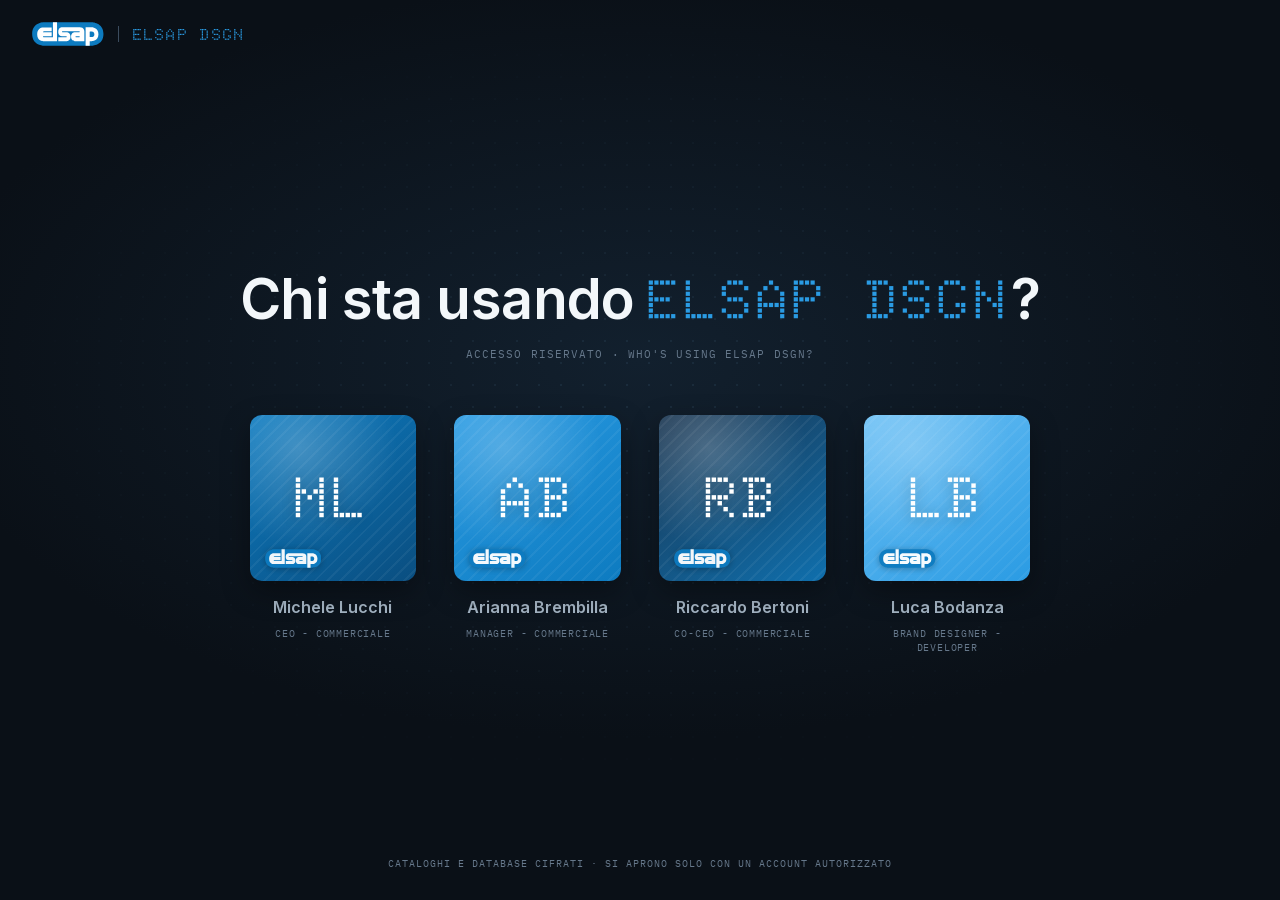
<file: index.html>
<!doctype html>
<html lang="it">
<head>
<meta charset="utf-8">
<meta name="robots" content="noindex, nofollow">
<meta name="viewport" content="width=device-width, initial-scale=1, viewport-fit=cover">
<title>ELSAP DSGN — ELSAP</title>
<link rel="icon" href="web/img/icona_192.png">
<link rel="manifest" href="manifest.webmanifest">
<link rel="apple-touch-icon" href="web/img/icona_512.png">
<meta name="theme-color" content="#0A1017">
<meta name="apple-mobile-web-app-capable" content="yes">
<meta name="mobile-web-app-capable" content="yes">
<meta name="apple-mobile-web-app-status-bar-style" content="black-translucent">
<meta name="apple-mobile-web-app-title" content="ELSAP DSGN">
<link rel="stylesheet" href="web/app.css">
<link rel="stylesheet" href="web/accesso.css">
<link rel="stylesheet" href="web/dashboard.css">
<link rel="stylesheet" href="web/listino.css">
<link rel="stylesheet" href="web/anagrafica.css">
<link rel="stylesheet" href="web/offerte.css">
<link rel="stylesheet" href="web/ordini.css">
</head>
<body>
<script>window.ELSAP_WEB = { versione: "1.1.1", dati: "2026.11.9", riservata: true };</script>
<canvas id="scena"></canvas>
<div id="grana"></div>

<!-- INTRO -->
<section id="intro" class="vista attiva">
  <div class="intro-in">
    <div class="intro-tit" id="introTit" aria-label="ELSAP DSGN"></div>
    <div class="intro-sub">ELSAP · technical catalogue studio</div>
  </div>
  <button class="salta" id="salta">Entra →</button>
</section>

<!-- BARRA -->
<header id="barra">
  <button class="marchio" id="vaiHome" title="Moduli">
    <span class="logo" data-svg="logo"></span><span class="sep"></span><span class="app">ELSAP DSGN</span>
  </button>
  <nav class="briciole" id="briciole"></nav>
  <div class="dx">
    <button class="navb tv-nav" data-trova><svg viewBox="0 0 24 24" fill="none" stroke="currentColor" stroke-width="2" stroke-linecap="round"><circle cx="10.5" cy="10.5" r="6.5"/><path d="m20 20-4.8-4.8"/></svg>Trova <span class="tv-k"></span></button><button class="navb" data-mappa>Mappa</button><button class="navb nw-nav" data-news>News<b class="nw-n" hidden></b></button><button class="navb" id="nCerca">Cerca codice</button><button class="navb" id="nAI">Interrogatore</button>
    <button class="chip" id="grafica" title="Qualità grafica: automatica, leggera o piena"></button>
    <span class="chip" id="statoDb">database</span>
    <span class="chip mono" id="orologio"></span>
  </div>
</header>

<!-- DASHBOARD: i 3 Box -->
<section id="dashboard" class="vista"></section>

<!-- MODULO IN PREPARAZIONE (Box 2 e 3) -->
<section id="modulo" class="vista"></section>

<!-- LISTINO (Box 3) -->
<section id="listino" class="vista"></section>

<!-- ANAGRAFICA (Box 2) -->
<section id="anagrafica" class="vista"></section>

<!-- OFFERTE (Box 2): elenco e editor -->
<section id="offerte" class="vista"></section>
<section id="offerta" class="vista"></section>

<!-- CONFERME D'ORDINE (Box 2): elenco e scheda -->
<section id="ordini" class="vista"></section>
<section id="ordine" class="vista"></section>

<!-- HOME / LIBRERIA -->
<section id="home" class="vista">
  <div class="home-testo">
    <span class="pill cool">Design studio</span>
    <h1>ELSAP <span class="acc">DSGN</span></h1>
    <p class="en">Cataloghi tecnici ELSAP<br><span class="muted">ELSAP technical catalogues</span></p>
    <div class="numeri" id="numeri"></div>
    <button class="tv-barra" data-trova><svg viewBox="0 0 24 24" fill="none" stroke="currentColor" stroke-width="2" stroke-linecap="round"><circle cx="10.5" cy="10.5" r="6.5"/><path d="m20 20-4.8-4.8"/></svg><span>Cosa stai cercando? Catalogo, sezione, codice…</span><kbd class="tv-k"></kbd></button>
    <p class="tv-aiuto">Non sai dove si trova? Scrivi qualsiasi cosa: ti indico comparto, catalogo e pagina.</p>
    <div class="home-az"><button class="btn ghost" data-mappa>Mappa dei cataloghi</button><button class="btn ghost nw-home" data-news>News<b class="nw-n" hidden></b></button><button class="btn ghost" id="hCerca">Cerca codice</button><button class="btn ghost" id="hAI">Interrogatore</button></div>
  </div>
  <div class="comparti-wrap">
    <div class="scaffale-testa"><span class="lab">I comparti · Product areas</span><span class="lab muted" id="compartiInfo"></span></div>
    <div class="comparti" id="comparti"></div>
  </div>
</section>

<!-- LIBRERIA DI UN COMPARTO -->
<section id="libreria" class="vista">
  <div class="lb-testa" id="lbTesta"></div>
  <div class="scaffale-wrap">
    <div class="scaffale-testa"><span class="lab">La libreria · The library</span><span class="lab muted" id="scaffaleInfo"></span>
      <div class="frecce"><button id="scSx" aria-label="indietro">←</button><button id="scDx" aria-label="avanti">→</button></div></div>
    <div class="scaffale" id="scaffale"></div>
  </div>
</section>

<!-- MAPPA -->
<section id="mappa" class="vista">
  <div class="mp-testa">
    <div><span class="pill cool">Mappa</span><h2>Dove si trova cosa</h2><p class="muted">Tutti i comparti, i cataloghi e le loro sezioni. Tocca un catalogo per aprirlo, il numero accanto per vederne le sezioni.</p></div>
    <input id="mpFiltro" placeholder="Filtra la mappa · es. M12, Ethernet, valvole…" autocomplete="off">
  </div>
  <div class="mp-colonne" id="mpColonne"></div>
</section>

<!-- NEWS DAI PRODUTTORI -->
<section id="news" class="vista">
  <div class="nw-testa">
    <div><span class="pill cool">News</span><h2>Novità dai produttori</h2><p class="muted" id="nwInfo"></p></div>
    <div class="nw-filtri" id="nwFiltri"></div>
  </div>
  <div class="nw-corpo" id="nwCorpo"></div>
</section>

<!-- SCHEDA CATALOGO -->
<section id="catalogo" class="vista">
  <div class="cat-sx"><div class="libro3d grande" id="libroGrande"></div></div>
  <div class="cat-dx" id="catInfo"></div>
</section>

<!-- SFOGLIA -->
<section id="sfoglia" class="vista">
  <div class="sf-barra">
    <button class="btn ghost" id="sfIndietro">← Indietro</button>
    <div class="sf-tit" id="sfTit"></div>
    <div class="sf-ctrl">
      <select id="sfIndice" title="Vai alla sezione"></select>
      <input id="sfCerca" placeholder="Codice articolo o pagina…" autocomplete="off">
      <span class="mono" id="sfPag">—</span>
      <a class="btn ghost" id="sfPdf" target="_blank">PDF ↗</a>
    </div>
  </div>
  <div class="sf-palco" id="sfPalco">
    <button class="sf-freccia sx" id="sfPrev" aria-label="pagina precedente">‹</button>
    <div class="libro" id="libro"></div>
    <button class="sf-freccia dx" id="sfNext" aria-label="pagina successiva">›</button>
    <div class="sf-carica" id="sfCarica"><div class="spinner"></div><span>Apro il catalogo…</span></div>
  </div>
  <div class="sf-piede"><input type="range" id="sfScorri" min="0" max="1" value="0"><span class="lab" id="sfScorriLab"></span></div>
</section>

<!-- SOTTO-CATALOGHI -->
<section id="sotto" class="vista">
  <div class="so-testa">
    <div><span class="pill cool">Sotto-cataloghi</span><h2 id="soTit"></h2><p class="muted" id="soSub"></p></div>
    <div class="so-filtri">
      <div class="seg" id="soGas"></div>
      <input id="soCerca" placeholder="Cerca…" autocomplete="off">
      <select id="soOrd"><option value="ord">Ordine del catalogo</option><option value="nome">Nome</option><option value="pag">Pagine ↓</option></select>
    </div>
  </div>
  <div class="griglia" id="soGriglia"></div>
</section>

<!-- CERCA CODICE -->
<section id="cerca" class="vista">
  <div class="cc-testa">
    <div><span class="pill cool">Cerca codice</span><h2>Trova il codice giusto</h2></div>
    <div class="cc-campo"><input id="ccTesto" placeholder="Codice, sigla o parole · es. SAL-12, 934888100, M12 femmina 90°" autocomplete="off" spellcheck="false"><div id="ccConta"></div></div>
  </div>
  <div class="cc-corpo"><aside id="ccFiltri"></aside><div id="ccLista"></div></div>
  <div id="ccScelti"></div>
</section>

<!-- INTERROGATORE -->
<section id="ai" class="vista">
  <div class="ai-in">
    <span class="pill cool">Interrogatore</span>
    <h2>Descrivi cosa ti serve</h2>
    <p class="muted">Scrivi con parole tue, anche senza conoscere codici e sigle: l'app interpreta la richiesta, la incrocia con tutti i cataloghi e ti fa le domande che servono per arrivare al prodotto. Funziona senza rete.</p>
    <div class="ai-campo"><textarea id="aiTesto" rows="2" placeholder="es. connettore M12 a cablare, 5 poli, femmina a 90°, schermato" spellcheck="false"></textarea><button class="btn" id="aiVai">Cerca →</button></div>
    <div id="aiEsempi"><span class="lab">Prova con</span>
      <button>connettore M12 a cablare 5 poli femmina a 90 gradi</button>
      <button>cavo per sensore M8 3 poli, 5 metri</button>
      <button>presa da pannello per rete ethernet, impermeabile</button>
      <button>connettore per elettrovalvola con cavo</button>
      <button>alimentazione 7/8 maschio diritto</button></div>
    <div id="aiEsito"></div>
  </div>
</section>

<!-- TROVA (stile Spotlight) -->
<div id="trova" hidden><div class="tv-velo"></div>
  <div class="tv-pan" role="dialog" aria-label="Trova">
    <div class="tv-campo"><svg viewBox="0 0 24 24" fill="none" stroke="currentColor" stroke-width="2" stroke-linecap="round"><circle cx="10.5" cy="10.5" r="6.5"/><path d="m20 20-4.8-4.8"/></svg><input id="tvTesto" placeholder="Cerca un catalogo, una sezione, un codice… o descrivi cosa ti serve" autocomplete="off" spellcheck="false"><kbd>esc</kbd></div>
    <div class="tv-ris" id="tvRis" role="listbox"></div>
    <div class="tv-piede"><span><kbd>↑</kbd><kbd>↓</kbd> scegli</span><span><kbd>↵</kbd> apri</span><span><kbd id="tvTasto"></kbd> da ogni pagina</span></div>
  </div>
</div>
<div id="velo"></div>
<div id="toast"></div>
<script type="module" src="web/accesso.js"></script>
</body>
</html>
</file>
<file: web/app.css>
/* ELSAP DSGN — interfaccia (linguaggio della brochure ELSAP 05/2026) */
@font-face { font-family: "Inter"; src: url("font/Inter-Regular.ttf"); font-weight: 400; font-display: swap; }
@font-face { font-family: "Inter"; src: url("font/Inter-SemiBold.ttf"); font-weight: 500 700; font-display: swap; }
@font-face { font-family: "Plex Mono"; src: url("font/IBMPlexMono-Regular.woff2"); font-weight: 400; }
@font-face { font-family: "Plex Mono"; src: url("font/IBMPlexMono-Medium.woff2"); font-weight: 500; }
@font-face { font-family: "Doto"; src: url("font/Doto-Bold.ttf"); font-weight: 100 900; }

:root {
  --bg: #0A1017; --bg1: #101822; --bg2: #17222E; --bg3: #1F2C3A; --line: #2A3948; --line2: #3B4C5E;
  --ink: #F3F7FA; --ink2: #A3B3C2; --muted: #66788B; --accent: #2A9BE3; --accent2: #6CC0F5; --cool: #8FD3FF; --ok: #57C38A;
  --r: 14px; --ease: cubic-bezier(.2, .8, .2, 1); --ease2: cubic-bezier(.65, 0, .35, 1);
}
* { box-sizing: border-box; }
html, body { margin: 0; height: 100%; background: var(--bg); color: var(--ink); overflow: hidden;
  font-family: "Inter", system-ui, sans-serif; font-size: 15px; -webkit-font-smoothing: antialiased; }
button, input, select { font: inherit; color: inherit; }
button { cursor: pointer; }
.mono { font-family: "Plex Mono", monospace; }
.muted { color: var(--muted); } .acc { color: var(--accent); } .en { color: var(--ink2); }
.lab { font-family: "Plex Mono", monospace; font-size: 11px; letter-spacing: .1em; text-transform: uppercase; color: var(--ink2); }
.pill { display: inline-flex; align-items: center; gap: 7px; font-family: "Plex Mono", monospace; font-size: 11px; letter-spacing: .1em;
  text-transform: uppercase; border: 1px solid var(--line2); border-radius: 7px; padding: 3px 10px; color: var(--ink2); white-space: nowrap; }
.pill::before { content: "•"; }
.pill.cool { color: var(--cool); border-color: var(--cool); }
.pill.acc { color: var(--accent); border-color: var(--accent); }
.pill.gas { color: var(--ink); }
.chip { font-size: 12px; color: var(--ink2); border: 1px solid var(--line); border-radius: 99px; padding: 4px 11px; display: inline-flex; gap: 6px; align-items: center; }
.chip.ok::before { content: ""; width: 7px; height: 7px; border-radius: 50%; background: var(--ok); box-shadow: 0 0 10px var(--ok); }
.btn { display: inline-flex; align-items: center; gap: 8px; background: var(--accent); color: #04121d; border: 0; border-radius: 10px; padding: 10px 16px;
  font-weight: 600; text-decoration: none; transition: transform .25s var(--ease), background .2s; }
.btn:hover { transform: translateY(-1px); background: var(--accent2); }
.btn.ghost { background: transparent; color: var(--ink); border: 1px solid var(--line2); font-weight: 500; }
.btn.ghost:hover { border-color: var(--ink2); background: var(--bg2); }
svg.fill { fill: currentColor; }

#scena { position: fixed; inset: 0; width: 100%; height: 100%; z-index: 0; display: block; }
#grana { position: fixed; inset: 0; z-index: 1; pointer-events: none; opacity: .06;
  background-image: url("data:image/svg+xml;utf8,<svg xmlns='http://www.w3.org/2000/svg' width='160' height='160'><filter id='n'><feTurbulence type='fractalNoise' baseFrequency='.9' numOctaves='2'/></filter><rect width='100%' height='100%' filter='url(%23n)'/></svg>"); }

.vista { position: fixed; inset: 0; z-index: 3; opacity: 0; pointer-events: none; transition: opacity .6s var(--ease); }
.vista.attiva { opacity: 1; pointer-events: auto; }

/* ---------- intro */
#intro { display: grid; place-items: center; z-index: 9; background: radial-gradient(ellipse at 50% 60%, rgba(10,16,23,0) 0%, rgba(10,16,23,.55) 70%); }
.intro-in { text-align: center; transform: translateY(26vh); }
.intro-tit { font-family: "Doto", monospace; font-weight: 800; font-size: clamp(48px, 8vw, 118px); letter-spacing: .04em; line-height: 1; }
.intro-tit span { display: inline-block; opacity: 0; transform: translateY(14px); filter: blur(6px); animation: lettera .7s var(--ease) forwards; }
.intro-tit span.a { color: var(--accent); }
@keyframes lettera { to { opacity: 1; transform: none; filter: none; } }
.intro-sub { margin-top: 14px; font-family: "Plex Mono", monospace; font-size: 12px; letter-spacing: .3em; text-transform: uppercase; color: var(--ink2);
  opacity: 0; animation: lettera 1s var(--ease) 1.5s forwards; }
.salta { position: absolute; right: 32px; bottom: 28px; background: none; border: 1px solid var(--line2); border-radius: 99px; padding: 8px 16px; color: var(--ink2);
  opacity: 0; animation: lettera 1s var(--ease) 1.8s forwards; }
.salta:hover { color: var(--ink); border-color: var(--ink2); }

/* ---------- barra */
#barra { position: fixed; top: 0; left: 0; right: 0; z-index: 8; display: flex; align-items: center; gap: 20px; padding: 18px 32px;
  opacity: 0; transform: translateY(-10px); transition: opacity .6s var(--ease), transform .6s var(--ease); pointer-events: none; }
body.dentro #barra { opacity: 1; transform: none; pointer-events: auto; }
.marchio { display: flex; align-items: center; gap: 14px; background: none; border: 0; padding: 0; }
.marchio .logo svg { height: 24px; width: auto; display: block; fill: var(--ink); }
.marchio .sep { width: 1px; height: 16px; background: var(--line2); }
.marchio .app { font-family: "Doto", monospace; font-weight: 800; font-size: 16px; letter-spacing: .08em; color: var(--accent); }
.briciole { display: flex; gap: 8px; align-items: center; color: var(--ink2); font-size: 13px; }
.briciole b { color: var(--ink); font-weight: 500; }
#barra .dx { margin-left: auto; display: flex; gap: 10px; }

/* ---------- home */
#home .home-testo { position: absolute; left: 6vw; top: 11vh; max-width: 560px; }
#home h1 { font-size: clamp(56px, min(7.4vw, 11vh), 124px); line-height: .92; margin: 18px 0 14px; font-weight: 600; letter-spacing: -.035em; }
#home h1 .acc { font-family: "Doto", monospace; font-weight: 800; letter-spacing: .02em; font-size: .9em; }
#home p.en { font-size: 19px; line-height: 1.35; margin: 0; }
.numeri { display: flex; gap: 30px; margin-top: 26px; }
.numeri div b { display: block; font-family: "Doto", monospace; font-weight: 800; font-size: clamp(30px, 4.4vh, 44px); line-height: 1; color: var(--ink); }
.numeri div span { font-size: 12px; color: var(--ink2); }
.scaffale-wrap { position: absolute; left: 0; right: 0; bottom: 0; }
.scaffale-testa { display: flex; gap: 18px; align-items: center; padding: 0 6vw 6px; }
.frecce { margin-left: auto; display: flex; gap: 8px; }
.frecce button { width: 38px; height: 38px; border-radius: 50%; border: 1px solid var(--line2); background: rgba(10,16,23,.6); color: var(--ink); backdrop-filter: blur(6px); }
.frecce button:hover { border-color: var(--accent); color: var(--accent); }
.scaffale { display: flex; gap: 34px; overflow-x: auto; padding: 34px 6vw 92px; scroll-snap-type: x proximity; scrollbar-width: none; perspective: 1400px; }
.scaffale::-webkit-scrollbar { display: none; }

/* ---------- libro 3D (copertina) */
.libro3d { --w: clamp(120px, 16vh, 168px); --h: calc(var(--w) * 1.414); --d: 22px; position: relative; width: var(--w); height: var(--h); flex: 0 0 auto; transform-style: preserve-3d;
  transform: rotateY(-18deg) rotateX(4deg); transition: transform .7s var(--ease), filter .4s; scroll-snap-align: start; cursor: pointer;
  opacity: 0; animation: arriva .9s var(--ease) forwards; }
@keyframes arriva { from { opacity: 0; transform: translateY(60px) rotateY(-50deg); } to { opacity: 1; } }
.libro3d:hover, .libro3d:focus-visible { transform: rotateY(-4deg) rotateX(2deg) translateY(-18px) translateZ(30px); outline: none; }
.libro3d .fr, .libro3d .dorso, .libro3d .tg, .libro3d .rt { position: absolute; backface-visibility: hidden; }
.libro3d .fr { inset: 0; border-radius: 3px 8px 8px 3px; overflow: hidden; transform: translateZ(calc(var(--d) / 2)); background: #111A24;
  box-shadow: inset 4px 0 8px rgba(0,0,0,.4); }
.libro3d .fr img { width: 100%; height: 100%; object-fit: cover; display: block; }
.libro3d .fr::after { content: ""; position: absolute; inset: 0; background: linear-gradient(105deg, rgba(255,255,255,.0) 40%, rgba(255,255,255,.12) 50%, rgba(255,255,255,0) 60%);
  transform: translateX(-80%); transition: transform 1.1s var(--ease); }
.libro3d:hover .fr::after { transform: translateX(80%); }
.libro3d .dorso { left: calc(var(--d) / -2); top: 0; width: var(--d); height: 100%; transform: rotateY(-90deg); background: #0E151D;
  display: flex; align-items: center; justify-content: center; writing-mode: vertical-rl; transform-origin: center; font-family: "Plex Mono"; font-size: 10px; letter-spacing: .12em; color: var(--ink2); }
.libro3d .tg { left: calc(var(--w) - var(--d) / 2 - 3px); top: 3px; width: calc(var(--d) - 2px); height: calc(100% - 6px); transform: rotateY(90deg);
  background: repeating-linear-gradient(90deg, #E9E6E4 0 1px, #CFCAC8 1px 2px); }
.libro3d .rt { inset: 0; transform: rotateY(180deg) translateZ(calc(var(--d) / 2)); background: #0E151D; border-radius: 8px 3px 3px 8px; }
.libro3d .ombra { position: absolute; left: 6%; right: -4%; bottom: -26px; height: 22px; background: radial-gradient(closest-side, rgba(0,0,0,.65), transparent);
  transform: translateZ(-40px) rotateX(90deg); filter: blur(4px); }
.libro3d .badge { position: absolute; left: 10px; top: 10px; transform: translateZ(calc(var(--d) / 2 + 1px)); }
.libro3d .meta { position: absolute; left: 0; right: 0; top: calc(100% + 16px); font-size: 12px; color: var(--ink2); transform: translateZ(1px); }
.libro3d .meta b { display: block; color: var(--ink); font-size: 13.5px; font-weight: 500; margin-bottom: 2px; }
.libro3d.spento .fr { filter: saturate(.3) brightness(.75); }
.libro3d.grande { --w: min(30vw, 420px); --h: calc(var(--w) * 1.414); --d: 46px; cursor: default; transform: rotateY(-22deg) rotateX(6deg); animation: none; opacity: 1; }
.libro3d.grande:hover { transform: rotateY(-12deg) rotateX(4deg); }

/* copertina disegnata per i cataloghi non ancora generati */
.cov { position: absolute; inset: 0; padding: 14px; display: flex; flex-direction: column; background-color: #111A24;
  background-image: radial-gradient(circle, #3B4C5E 1px, transparent 1.3px); background-size: 12px 12px; }
.cov .n { font-family: "Doto", monospace; font-weight: 800; font-size: 40px; color: var(--ink2); margin-top: auto; line-height: 1; }
.cov .t { font-size: 15px; font-weight: 600; line-height: 1.1; margin-top: 8px; }
.cov .s { font-size: 9.5px; color: var(--ink2); margin-top: 5px; }
.cov .p { position: absolute; right: 12px; top: 26px; width: 36%; color: var(--accent); opacity: .9; }
.cov .p svg { width: 100%; height: auto; fill: currentColor; }
.cov .lg { width: 46%; } .cov .lg svg { width: 100%; height: auto; fill: var(--ink); }

/* ---------- scheda catalogo */
#catalogo { display: grid; grid-template-columns: 1fr 1.05fr; align-items: center; padding: 90px 6vw 40px; gap: 4vw; }
.cat-sx { display: grid; place-items: center; perspective: 1800px; }
.cat-dx { max-width: 620px; }
.cat-dx .num { font-family: "Doto", monospace; font-weight: 800; font-size: 86px; line-height: .9; color: var(--ink2); }
.cat-dx h2 { font-size: 46px; line-height: 1.02; margin: 14px 0 0; letter-spacing: -.02em; font-weight: 600; }
.cat-dx h2 + .en { font-size: 46px; line-height: 1.02; letter-spacing: -.02em; font-weight: 600; }
.cat-dx .sub { margin: 14px 0 0; color: var(--ink2); font-size: 15px; line-height: 1.45; }
.cat-dx .chips { display: flex; gap: 8px; flex-wrap: wrap; margin-top: 18px; }
.stat { display: grid; grid-template-columns: repeat(4, 1fr); margin-top: 26px; border-top: 1px solid var(--line); border-bottom: 1px solid var(--line); }
.stat div { padding: 14px 0; }
.stat b { display: block; font-family: "Doto", monospace; font-weight: 800; font-size: 32px; line-height: 1; }
.stat span { font-size: 11.5px; color: var(--ink2); }
.azioni { display: grid; grid-template-columns: 1fr 1fr; gap: 14px; margin-top: 26px; }
.tile { position: relative; text-align: left; background: linear-gradient(160deg, var(--bg2), var(--bg1)); border: 1px solid var(--line); border-radius: var(--r);
  padding: 20px 20px 18px; min-height: 150px; display: flex; flex-direction: column; overflow: hidden; transition: transform .35s var(--ease), border-color .3s; }
.tile:hover { transform: translateY(-3px); border-color: var(--accent); }
.tile .ic { width: 34px; height: 34px; color: var(--accent); }
.tile h3 { margin: auto 0 4px; font-size: 20px; font-weight: 600; letter-spacing: -.01em; }
.tile p { margin: 0; font-size: 12.5px; color: var(--ink2); }
.tile .go { position: absolute; right: 18px; top: 16px; font-size: 20px; color: var(--ink2); transition: transform .3s var(--ease), color .3s; }
.tile:hover .go { transform: translateX(4px); color: var(--accent); }
.tile::after { content: ""; position: absolute; right: -40px; bottom: -40px; width: 140px; height: 140px; border-radius: 50%;
  background: radial-gradient(closest-side, rgba(42,155,227,.18), transparent); opacity: 0; transition: opacity .4s; }
.tile:hover::after { opacity: 1; }
.secondarie { display: flex; gap: 10px; flex-wrap: wrap; margin-top: 16px; }
.avviso { margin-top: 16px; font-size: 12.5px; color: var(--accent); font-family: "Plex Mono", monospace; letter-spacing: .04em; }
.log { margin-top: 16px; background: #070B10; border: 1px solid var(--line); border-radius: 10px; padding: 12px 14px; font-family: "Plex Mono"; font-size: 12px;
  color: var(--ink2); max-height: 170px; overflow: auto; white-space: pre-wrap; }
.barra-p { height: 4px; background: var(--bg3); border-radius: 99px; overflow: hidden; margin-top: 12px; }
.barra-p i { display: block; height: 100%; width: 0; background: var(--accent); transition: width .5s var(--ease); }

/* ---------- sfoglia */
#sfoglia { background: radial-gradient(ellipse at 50% 45%, #111A24 0%, #080D13 75%); display: flex; flex-direction: column; z-index: 6; }
.sf-barra { display: flex; align-items: center; gap: 16px; padding: 16px 26px; border-bottom: 1px solid var(--line); background: rgba(8,13,19,.7); backdrop-filter: blur(10px); }
.sf-tit { font-weight: 500; font-size: 14px; } .sf-tit span { color: var(--ink2); font-weight: 400; margin-left: 8px; }
.sf-ctrl { margin-left: auto; display: flex; gap: 10px; align-items: center; }
.sf-ctrl select, .sf-ctrl input, .so-filtri input, .so-filtri select { background: var(--bg2); border: 1px solid var(--line); border-radius: 9px; padding: 8px 11px; font-size: 13px; outline: none; }
.sf-ctrl select:focus, .sf-ctrl input:focus, .so-filtri input:focus { border-color: var(--accent); }
.sf-ctrl input { width: 170px; } .sf-ctrl select { max-width: 260px; }
#sfPag { font-size: 13px; color: var(--ink2); min-width: 104px; text-align: center; }
.sf-palco { flex: 1; position: relative; display: grid; place-items: center; overflow: hidden; }
.libro { position: relative; perspective: 2600px; transition: transform .7s var(--ease); }
.libro .pag { position: absolute; top: 0; background: #111A24; overflow: hidden; }
.libro .pag canvas { width: 100%; height: 100%; display: block; }
.libro .pag.sx { left: 0; box-shadow: -18px 22px 50px rgba(0,0,0,.55); }
.libro .pag.dx { right: 0; box-shadow: 18px 22px 50px rgba(0,0,0,.55); }
.libro .pag.sx::after, .libro .pag.dx::after { content: ""; position: absolute; top: 0; bottom: 0; width: 7%; pointer-events: none; }
.libro .pag.sx::after { right: 0; background: linear-gradient(90deg, rgba(0,0,0,0), rgba(0,0,0,.28)); }
.libro .pag.dx::after { left: 0; background: linear-gradient(270deg, rgba(0,0,0,0), rgba(0,0,0,.28)); }
.libro .pag.vuota { background: transparent; box-shadow: none; }
.libro .pag.vuota::after { display: none; }
.anta { position: absolute; top: 0; transform-style: preserve-3d; z-index: 5; will-change: transform; }
.anta .faccia { position: absolute; inset: 0; backface-visibility: hidden; overflow: hidden; background: #111A24; }
.anta .faccia canvas { width: 100%; height: 100%; display: block; }
.anta .retro { transform: rotateY(180deg); }
.anta .faccia::after { content: ""; position: absolute; inset: 0; pointer-events: none; opacity: var(--luce, 0); }
.anta.avanti .fronte::after { background: linear-gradient(270deg, rgba(0,0,0,0) 40%, rgba(0,0,0,.45)); }
.anta.avanti .retro::after { background: linear-gradient(90deg, rgba(0,0,0,0) 40%, rgba(0,0,0,.45)); }
.anta.indietro .fronte::after { background: linear-gradient(90deg, rgba(0,0,0,0) 40%, rgba(0,0,0,.45)); }
.anta.indietro .retro::after { background: linear-gradient(270deg, rgba(0,0,0,0) 40%, rgba(0,0,0,.45)); }
.sf-freccia { position: absolute; top: 50%; transform: translateY(-50%); z-index: 8; width: 54px; height: 54px; border-radius: 50%; border: 1px solid var(--line2);
  background: rgba(10,16,23,.75); color: var(--ink); font-size: 28px; line-height: 1; backdrop-filter: blur(6px); transition: border-color .2s, color .2s, opacity .3s; }
.sf-freccia:hover { border-color: var(--accent); color: var(--accent); }
.sf-freccia.sx { left: 22px; } .sf-freccia.dx { right: 22px; }
.sf-freccia:disabled { opacity: .2; pointer-events: none; }
.sf-carica { position: absolute; inset: 0; display: grid; place-content: center; justify-items: center; gap: 14px; color: var(--ink2); font-size: 13px;
  background: rgba(8,13,19,.6); transition: opacity .4s; }
.sf-carica.via { opacity: 0; pointer-events: none; }
.spinner { width: 34px; height: 34px; border-radius: 50%; border: 2px solid var(--line2); border-top-color: var(--accent); animation: gira .9s linear infinite; }
@keyframes gira { to { transform: rotate(360deg); } }
.sf-piede { display: flex; align-items: center; gap: 16px; padding: 12px 26px 18px; }
.sf-piede input[type=range] { flex: 1; accent-color: var(--accent); }
.sf-piede .lab { min-width: 260px; text-align: right; }

/* ---------- sotto-cataloghi */
#sotto { padding: 86px 4vw 0; display: flex; flex-direction: column; background: rgba(10,16,23,.82); backdrop-filter: blur(14px); }
.so-testa { display: flex; align-items: flex-end; gap: 30px; padding: 10px 0 18px; border-bottom: 1px solid var(--line); }
.so-testa h2 { margin: 12px 0 4px; font-size: 34px; letter-spacing: -.02em; font-weight: 600; }
.so-testa p { margin: 0; font-size: 13.5px; }
.so-filtri { margin-left: auto; display: flex; gap: 10px; align-items: center; }
.seg { display: flex; border: 1px solid var(--line); border-radius: 10px; overflow: hidden; }
.seg button { background: none; border: 0; padding: 8px 13px; font-size: 13px; color: var(--ink2); font-family: "Plex Mono"; }
.seg button.on { background: var(--accent); color: #04121d; }
.griglia { flex: 1; overflow-y: auto; display: grid; grid-template-columns: repeat(auto-fill, minmax(236px, 1fr)); gap: 16px; padding: 20px 2px 40px; align-content: start; grid-auto-rows: max-content; }
.carta { min-height: 290px; position: relative; background: linear-gradient(170deg, var(--bg2), var(--bg1)); border: 1px solid var(--line); border-radius: var(--r); overflow: hidden;
  display: flex; flex-direction: column; transition: transform .35s var(--ease), border-color .3s; cursor: pointer; opacity: 0; animation: arriva2 .6s var(--ease) forwards; }
@keyframes arriva2 { from { opacity: 0; transform: translateY(18px); } to { opacity: 1; transform: none; } }
.carta:hover { transform: translateY(-4px); border-color: var(--accent); }
.carta .ft { height: 150px; overflow: hidden; background: radial-gradient(120% 90% at 50% 40%, #fff 0%, #ECEAE9 70%, #DCD9D8 100%); display: grid; place-items: center; }
.carta .ft img { height: 128px; width: auto; max-width: 80%; object-fit: contain; mix-blend-mode: multiply; transition: transform .6s var(--ease); }
.carta:hover .ft img { transform: scale(1.06); }
.carta .cp { padding: 14px 16px 14px; }
.carta .cd { font-family: "Plex Mono", monospace; font-size: 14.5px; font-weight: 500; letter-spacing: .02em; }
.carta .rg { display: flex; align-items: baseline; justify-content: space-between; margin-top: 10px; }
.carta .rg b { font-family: "Doto", monospace; font-weight: 800; font-size: 30px; line-height: 1; }
.carta .rg small { font-size: 11px; color: var(--ink2); margin-left: 4px; font-family: "Plex Mono"; }
.carta .rg span { font-size: 12px; color: var(--ink2); }
.carta .gp { position: absolute; top: 10px; left: 10px; background: rgba(17,26,36,.9); color: var(--ink); }
.carta .az { display: flex; gap: 6px; padding: 0 16px 14px; }
.carta .az a, .carta .az button { flex: 1; text-align: center; font-size: 12px; padding: 7px 0; border-radius: 8px; border: 1px solid var(--line2); background: none; color: var(--ink2); text-decoration: none; }
.carta .az a:hover, .carta .az button:hover { border-color: var(--accent); color: var(--accent); }
.vuoto { grid-column: 1 / -1; text-align: center; color: var(--ink2); padding: 60px 0; }

#velo { position: fixed; inset: 0; z-index: 7; pointer-events: none; }
.volo { position: fixed; z-index: 7; transform-style: preserve-3d; }
#toast { position: fixed; left: 50%; bottom: 28px; transform: translate(-50%, 20px); z-index: 20; background: var(--bg2); border: 1px solid var(--line2);
  border-radius: 10px; padding: 10px 16px; font-size: 13px; opacity: 0; transition: .4s var(--ease); pointer-events: none; }
#toast.su { opacity: 1; transform: translate(-50%, 0); }
@media (max-width: 1100px) { #catalogo { grid-template-columns: 1fr; overflow: auto; } .cat-sx { display: none; } .stat { grid-template-columns: repeat(2, 1fr); } }
@media (prefers-reduced-motion: reduce) { * { animation-duration: .01s !important; transition-duration: .01s !important; } }

body.v-sfoglia #barra { opacity: 0; pointer-events: none; }
.libro3d .badge { left: 8px; top: 8px; right: auto; bottom: auto; font-size: 9px; padding: 2px 7px; }

/* app installata */
.pacchetto #aRigenera { display: none; }

/* grafica leggera: via gli effetti che pesano di più sulle schede grafiche integrate */
#grafica { cursor: pointer; font: inherit; }
.leggero #grana { display: none; }
.leggero *, .leggero *::before, .leggero *::after { backdrop-filter: none !important; -webkit-backdrop-filter: none !important; }
.leggero #sotto { background: rgba(10,16,23,.96); }
.leggero .sf-barra { background: rgba(8,13,19,.96); }
.leggero .libro3d *, .leggero .intro-tit span { filter: none !important; }
.leggero .carta .ft img { mix-blend-mode: normal; }
.leggero .carta { animation-duration: .25s; animation-delay: 0s !important; }
.leggero .vista { transition-duration: .3s; }
#grafica { background: none; }

/* ---------- versione web e schermi da tablet */
.web #aCartella { display: none; }
.libro.singola .pag.dx::after { display: none; }
.libro.singola .pag.sx { display: none; }
@media (pointer: coarse) {
  .btn, .seg button, .carta .az button, .carta .az a, .frecce button, .sf-ctrl select, .sf-ctrl input, .so-filtri input, .so-filtri select { min-height: 40px; }
  .frecce button { width: 44px; height: 44px; }
  .scaffale { -webkit-overflow-scrolling: touch; }
}
@media (max-width: 1000px) {
  #barra { padding: 14px 18px; gap: 12px; padding-top: max(14px, env(safe-area-inset-top)); }
  #orologio, .briciole > span:first-child, .briciole > .muted:nth-child(2) { display: none; }
  .briciole { font-size: 12px; white-space: nowrap; overflow: hidden; text-overflow: ellipsis; min-width: 0; }
  #barra .dx .chip { font-size: 11px; padding: 4px 9px; white-space: nowrap; }
  #home .home-testo { left: 5vw; top: 12vh; }
  #home .home-testo h1 { font-size: clamp(44px, 9vw, 72px); }
  .numeri { gap: 22px; flex-wrap: wrap; }
  #catalogo { padding: 84px 5vw 30px; align-content: start; }
  .sf-barra { flex-wrap: wrap; gap: 10px; padding: 12px 14px; padding-top: max(12px, env(safe-area-inset-top)); }
  .sf-tit span { display: none; }
  .sf-ctrl { margin-left: 0; width: 100%; }
  .sf-ctrl select { flex: 1; max-width: none; min-width: 0; } .sf-ctrl input { width: 130px; }
  #sotto { padding: 76px 4vw 0; }
  .so-testa { flex-direction: column; align-items: stretch; gap: 12px; }
  .so-filtri { margin-left: 0; flex-wrap: wrap; }
  .so-filtri input { flex: 1; min-width: 140px; }
}

/* sotto-cataloghi ELSAP: la miniatura è una pagina */
.carta .ft.pag { height: 230px; background: linear-gradient(180deg, #1B2836, #121B26); }
.carta .ft.pag img { height: 204px; max-width: 86%; mix-blend-mode: normal; border-radius: 2px; box-shadow: 0 10px 26px rgba(0,0,0,.45); }

/* ---------- barra: accesso a Cerca codice e Interrogatore */
.navb { background: none; border: 1px solid var(--line2); border-radius: 99px; padding: 4px 13px; font-size: 12.5px; color: var(--ink); transition: border-color .2s, color .2s, background .2s; }
.navb:hover { border-color: var(--accent); color: var(--accent); }
body.v-cerca #nCerca, body.v-ai #nAI { background: var(--accent); border-color: var(--accent); color: #04121d; }
.home-az { display: flex; gap: 10px; margin-top: 26px; }
.lnk { background: none; border: 0; padding: 0; color: var(--accent); font-size: inherit; text-decoration: underline; text-underline-offset: 3px; }
.et { display: inline-block; font-family: "Plex Mono", monospace; font-size: 10.5px; letter-spacing: .04em; border: 1px solid var(--line2); border-radius: 6px; padding: 2px 7px; color: var(--ink2); white-space: nowrap; }
.ets { display: flex; flex-wrap: wrap; gap: 5px; }

/* ---------- cerca codice */
#cerca { padding: 80px 3vw 0; display: flex; flex-direction: column; background: rgba(10,16,23,.9); backdrop-filter: blur(14px); }
.cc-testa { display: flex; align-items: flex-end; gap: 34px; padding: 6px 0 16px; border-bottom: 1px solid var(--line); }
.cc-testa h2 { margin: 10px 0 0; font-size: 30px; letter-spacing: -.02em; font-weight: 600; white-space: nowrap; }
.cc-campo { flex: 1; min-width: 0; }
.cc-campo input { width: 100%; background: var(--bg2); border: 1px solid var(--line2); border-radius: 12px; padding: 13px 16px; font-size: 16px; outline: none; font-family: "Plex Mono", monospace; }
.cc-campo input:focus { border-color: var(--accent); box-shadow: 0 0 0 3px rgba(42,155,227,.18); }
#ccConta { margin-top: 8px; font-size: 13px; color: var(--ink2); min-height: 18px; }
#ccConta b { color: var(--ink); font-family: "Plex Mono", monospace; }
.cc-corpo { flex: 1; min-height: 0; display: grid; grid-template-columns: 310px 1fr; gap: 26px; }
#ccFiltri { overflow-y: auto; padding: 16px 8px 90px 0; }
.fac { margin-bottom: 16px; }
.fn { font-family: "Plex Mono", monospace; font-size: 11px; letter-spacing: .1em; text-transform: uppercase; color: var(--ink2); margin-bottom: 7px; display: flex; justify-content: space-between; }
.fn button { background: none; border: 0; color: var(--accent); font-size: 11px; padding: 0; text-transform: none; letter-spacing: 0; }
.fv { display: flex; flex-wrap: wrap; gap: 5px; }
.fc { background: var(--bg2); border: 1px solid var(--line); border-radius: 8px; padding: 5px 9px; font-size: 12.5px; color: var(--ink); display: inline-flex; gap: 7px; align-items: baseline; max-width: 100%; text-align: left; }
.fc i { font-style: normal; font-size: 10.5px; color: var(--muted); font-family: "Plex Mono", monospace; }
.fc:hover { border-color: var(--accent); }
.fc.on { background: var(--accent); border-color: var(--accent); color: #04121d; font-weight: 600; }
.fc.on i { color: rgba(4,18,29,.65); }
.fc.zero { opacity: .45; }
.fc.piu { color: var(--accent); background: none; border-style: dashed; }
#ccLista { overflow-y: auto; padding: 14px 4px 110px 0; }
.pr { display: grid; grid-template-columns: 26px 1fr auto; gap: 14px; align-items: center; padding: 12px 14px; border: 1px solid var(--line); border-radius: 12px; margin-bottom: 8px; background: linear-gradient(170deg, var(--bg2), var(--bg1)); cursor: pointer; transition: border-color .2s; }
.pr:hover { border-color: var(--line2); }
.pr.sel { border-color: var(--accent); box-shadow: inset 3px 0 0 var(--accent); }
.spunta { width: 22px; height: 22px; border-radius: 6px; border: 1.5px solid var(--line2); background: none; padding: 0; position: relative; }
.pr.sel .spunta { background: var(--accent); border-color: var(--accent); }
.pr.sel .spunta::after { content: ""; position: absolute; left: 6px; top: 2px; width: 6px; height: 11px; border: solid #04121d; border-width: 0 2.5px 2.5px 0; transform: rotate(45deg); }
.pc { min-width: 0; }
.cod { font-family: "Plex Mono", monospace; font-size: 15.5px; font-weight: 500; letter-spacing: .01em; user-select: text; }
.cod span { margin-left: 12px; font-size: 12.5px; color: var(--cool); font-weight: 400; }
.ds { font-size: 12.5px; color: var(--ink2); margin: 3px 0 7px; white-space: nowrap; overflow: hidden; text-overflow: ellipsis; }
.pd { text-align: right; }
.dove { font-size: 11.5px; color: var(--ink2); margin-bottom: 7px; white-space: nowrap; }
.dove span { margin-left: 8px; font-family: "Plex Mono", monospace; color: var(--ink); }
.pr .az, .fam .az { display: flex; gap: 6px; justify-content: flex-end; }
.pr .az button, .fam .az button { font-size: 12px; padding: 7px 11px; border-radius: 8px; border: 1px solid var(--line2); background: none; color: var(--ink2); white-space: nowrap; }
.pr .az button:hover, .fam .az button:hover { border-color: var(--accent); color: var(--accent); }
.pr .az button.pri, .fam .az button.pri { background: var(--accent); border-color: var(--accent); color: #04121d; font-weight: 600; }
.pr .az button.pri:hover, .fam .az button.pri:hover { background: var(--accent2); color: #04121d; }
.altri { display: block; width: 100%; margin: 12px 0; padding: 12px; background: none; border: 1px dashed var(--line2); border-radius: 12px; color: var(--accent); }
.vuoto { padding: 40px 10px; color: var(--ink2); text-align: center; display: grid; gap: 14px; justify-items: center; }
#ccScelti { position: absolute; left: 50%; bottom: 22px; transform: translate(-50%, 90px); opacity: 0; transition: transform .4s var(--ease), opacity .3s; background: var(--bg3); border: 1px solid var(--accent); border-radius: 14px; padding: 10px 12px 10px 18px;
  display: flex; gap: 12px; align-items: center; font-size: 13.5px; box-shadow: 0 18px 50px rgba(0,0,0,.55); z-index: 4; white-space: nowrap; }
#ccScelti.su { transform: translate(-50%, 0); opacity: 1; }
#ccScelti b { font-family: "Doto", monospace; font-size: 22px; color: var(--accent); }

/* ---------- interrogatore */
#ai { overflow-y: auto; background: linear-gradient(180deg, rgba(10,16,23,.86), rgba(10,16,23,.95) 420px); }
.ai-in { max-width: 1180px; margin: 0 auto; padding: 96px 4vw 60px; }
.ai-in h2 { font-size: clamp(34px, 4.6vw, 56px); letter-spacing: -.03em; font-weight: 600; margin: 14px 0 10px; }
.ai-in > p { max-width: 720px; font-size: 15px; line-height: 1.5; margin: 0 0 22px; color: var(--ink2); }
.ai-campo { display: flex; gap: 10px; align-items: stretch; }
.ai-campo textarea { flex: 1; resize: none; background: var(--bg2); border: 1px solid var(--line2); border-radius: 14px; padding: 16px 18px; font: inherit; font-size: 18px; color: var(--ink); outline: none; line-height: 1.35; }
.ai-campo textarea:focus { border-color: var(--accent); box-shadow: 0 0 0 3px rgba(42,155,227,.18); }
.ai-campo .btn { padding: 0 26px; font-size: 16px; border-radius: 14px; }
#aiEsempi { display: flex; flex-wrap: wrap; gap: 8px; align-items: center; margin-top: 16px; }
#aiEsempi button { background: none; border: 1px solid var(--line2); border-radius: 99px; padding: 7px 14px; font-size: 13px; color: var(--ink2); }
#aiEsempi button:hover { border-color: var(--accent); color: var(--ink); }
#aiEsito { margin-top: 22px; }
.ai-capito { display: flex; flex-wrap: wrap; gap: 7px; align-items: center; }
.cap { background: rgba(42,155,227,.18); border: 1px solid var(--accent); color: var(--ink); border-radius: 99px; padding: 5px 8px 5px 13px; font-size: 13px; display: inline-flex; gap: 8px; align-items: center; }
.cap i { font-style: normal; font-size: 10px; opacity: .6; }
.cap:hover i { opacity: 1; }
.cap.tolto { background: none; border-style: dashed; border-color: var(--line2); color: var(--muted); text-decoration: line-through; }
.cap.testo { background: none; border-color: var(--line2); padding: 5px 13px; color: var(--ink2); }
.ai-nota { margin-top: 10px; font-size: 13px; color: var(--ink2); }
.ai-nota.forte { color: #FFC978; }
.ai-domanda { margin-top: 20px; border: 1px solid var(--line2); border-radius: 16px; padding: 16px 18px 18px; background: linear-gradient(160deg, var(--bg2), var(--bg1)); }
.ai-domanda .q { font-size: 18px; font-weight: 600; display: flex; justify-content: space-between; align-items: baseline; gap: 16px; margin-bottom: 12px; }
.ai-domanda .q .lnk { font-size: 12.5px; font-weight: 400; color: var(--ink2); }
.ai-domanda .ops { display: flex; flex-wrap: wrap; gap: 8px; }
.ai-domanda .ops button { background: var(--bg3); border: 1px solid var(--line2); border-radius: 12px; padding: 9px 13px; text-align: left; display: grid; grid-template-columns: auto auto; column-gap: 10px; align-items: baseline; color: var(--ink); }
.ai-domanda .ops button:hover { border-color: var(--accent); transform: translateY(-1px); }
.ai-domanda .ops b { font-size: 14.5px; font-weight: 600; }
.ai-domanda .ops i { font-style: normal; font-family: "Plex Mono", monospace; font-size: 11px; color: var(--muted); justify-self: end; }
.ai-domanda .ops span { grid-column: 1 / -1; font-size: 12px; color: var(--ink2); margin-top: 2px; }
.ai-testa { display: flex; align-items: center; gap: 8px; margin: 24px 2px 12px; font-size: 14px; color: var(--ink2); }
.ai-testa b { color: var(--ink); font-family: "Plex Mono", monospace; }
.ai-testa .btn { margin-left: auto; padding: 8px 14px; font-size: 13px; }
.ai-griglia { display: grid; grid-template-columns: repeat(auto-fill, minmax(330px, 1fr)); gap: 14px; }
.fam { border: 1px solid var(--line); border-radius: 14px; padding: 15px 16px; background: linear-gradient(170deg, var(--bg2), var(--bg1)); display: flex; flex-direction: column; gap: 8px; min-width: 0; }
.fam:hover { border-color: var(--line2); }
.fam .fs { font-family: "Plex Mono", monospace; font-size: 10.5px; letter-spacing: .08em; text-transform: uppercase; color: var(--cool); }
.fam h4 { margin: 0; font-size: 15.5px; font-weight: 600; line-height: 1.25; }
.fam p { margin: 0; font-size: 12.5px; color: var(--ink2); line-height: 1.35; display: -webkit-box; -webkit-line-clamp: 2; -webkit-box-orient: vertical; overflow: hidden; }
.fam .cods { display: flex; flex-wrap: wrap; gap: 5px 10px; font-family: "Plex Mono", monospace; font-size: 12px; color: var(--ink); margin-top: 2px; }
.fam .cods .piu { color: var(--muted); }
.fam .az { margin-top: auto; padding-top: 6px; justify-content: flex-start; }
.leggero #cerca { background: rgba(10,16,23,.97); backdrop-filter: none; }
@media (max-width: 900px), (pointer: coarse) and (max-width: 1100px) {
  .navb { display: none; }
  #cerca { padding: 72px 4vw 0; }
  .cc-testa { flex-direction: column; align-items: stretch; gap: 10px; }
  .cc-corpo { grid-template-columns: 1fr; grid-template-rows: auto 1fr; gap: 0; }
  #ccFiltri { max-height: 30vh; padding: 12px 0; border-bottom: 1px solid var(--line); }
  .pr { grid-template-columns: 26px 1fr; }
  .pd { grid-column: 2; text-align: left; display: flex; gap: 12px; align-items: center; justify-content: space-between; flex-wrap: wrap; }
  .dove { margin: 0; }
  .ai-in { padding-top: 80px; }
  .ai-campo { flex-direction: column; }
  .ai-campo .btn { padding: 13px; justify-content: center; }
}

/* ---------- comparti (Home) · cartelle 3D che si aprono nella libreria del comparto (21/10/2026) */
.comparti-wrap { position: absolute; left: 0; right: 0; bottom: 0; }
.comparti { display: flex; gap: clamp(22px, 4.5vw, 72px); padding: 30px 6vw 74px; align-items: flex-end; }
.cp { --rx: 0deg; --ry: 0deg; --lift: 0px; background: none; border: 0; padding: 0; color: var(--ink); text-align: left;
  display: flex; flex-direction: column; gap: 16px; opacity: 0; animation: cpEntra .9s var(--ease) forwards; perspective: 900px; }
.cp:focus-visible { outline: none; } .cp:focus-visible .cp-tx b { text-decoration: underline; text-decoration-color: var(--cpt, var(--cp)); text-underline-offset: 5px; }
.cp-ic { --w: clamp(112px, 19vh, 200px); position: relative; display: block; width: var(--w); height: calc(var(--w) * .84);
  transform: translateY(var(--lift)) rotateX(var(--rx)) rotateY(var(--ry)); transform-style: preserve-3d; transition: transform .45s var(--ease); }
.cp:hover { --lift: -12px; }
.cp:active .cp-ic { transform: translateY(-4px) scale(.96); transition-duration: .12s; }
.cp-svg, .cp-png { position: relative; width: 100%; height: 100%; display: block; animation: cpFluttua 6.5s ease-in-out infinite;
  filter: drop-shadow(0 22px 22px rgba(0,0,0,.5)) drop-shadow(0 2px 2px rgba(0,0,0,.35)); transition: transform .5s var(--ease); }
.cp:nth-child(2) .cp-svg, .cp:nth-child(2) .cp-png { animation-delay: -2.1s; }
.cp:nth-child(3) .cp-svg, .cp:nth-child(3) .cp-png { animation-delay: -4.3s; }
.cp-png { object-fit: contain; }
.cp-alone { position: absolute; inset: 8% 4% -10%; border-radius: 50%; background: radial-gradient(closest-side, var(--cpt, var(--cp)), transparent);
  opacity: .22; filter: blur(22px); transition: opacity .45s var(--ease); }
.cp:hover .cp-alone { opacity: .5; }
.cp-luce { position: absolute; inset: 28% 6% 8%; border-radius: 12px; pointer-events: none; mix-blend-mode: overlay; opacity: 0; transition: opacity .3s;
  background: radial-gradient(circle at var(--lx, 30%) var(--ly, 20%), rgba(255,255,255,.75), transparent 55%); }
.cp:hover .cp-luce { opacity: 1; }
.cp-svg .davanti, .cp-svg .dietro { transform-box: fill-box; transform-origin: 50% 100%; transition: transform .55s cubic-bezier(.3,1.4,.5,1); }
.cp:hover .cp-svg .davanti { transform: scaleY(.96) skewX(-2deg); }
.cp.aperta .cp-svg .davanti { transform: scaleY(.72) skewX(-7deg); }
.cp.aperta .cp-svg .dietro { transform: translateY(-5%); }
.cp.aperta .cp-png { transform: scale(1.14); }
.cp-tx { display: flex; flex-direction: column; gap: 3px; }
.cp-tx b { font-size: 17px; font-weight: 600; letter-spacing: -.01em; }
.cp-tx .en { font-size: 12.5px; }
.cp-n { margin-top: 6px; font-family: "Plex Mono", monospace; font-size: 11px; letter-spacing: .06em; color: var(--cpt, var(--cp)); }
.cp.vuoto .cp-n { color: var(--muted); }
@keyframes cpEntra { from { opacity: 0; transform: translateY(26px); } to { opacity: 1; transform: none; } }
@keyframes cpFluttua { 0%, 100% { transform: translateY(0) rotate(0); } 50% { transform: translateY(-7px) rotate(-.6deg); } }

/* libreria del comparto */
#libreria { background-image: radial-gradient(120% 90% at 18% 10%, color-mix(in srgb, var(--cp, #2A9BE3) 13%, transparent), transparent 60%);
  background-color: rgba(10,16,23,.28); transform-origin: 50% 50%; will-change: transform;
  transition: opacity .6s var(--ease), background-color .7s var(--ease); }
#libreria.volo { background-color: #0C141D; box-shadow: 0 40px 120px rgba(0,0,0,.6), inset 0 0 0 1px rgba(255,255,255,.08); transition: none; }
.lb-testa { position: absolute; left: 6vw; top: 10vh; right: 6vw; }
.lb-torna { margin-bottom: 26px; }
.lb-tit { display: flex; gap: 22px; align-items: center; }
.lb-ic { width: clamp(70px, 10vh, 104px); flex: 0 0 auto; display: block; }
.lb-ic .cp-svg, .lb-ic .cp-png { animation: none; height: auto; }
.lb-tit h2 { margin: 10px 0 4px; font-size: clamp(38px, min(5.4vw, 8vh), 84px); line-height: .95; font-weight: 600; letter-spacing: -.035em; }
.lb-tit .en { margin: 0; font-size: 17px; }
.cp-pill { color: var(--cpt, var(--cp)); border-color: var(--cpt, var(--cp)); }
.lb-testa .numeri { margin-top: 24px; }
.lb-vuoto { max-width: 600px; padding: 26px 28px; border: 1px solid var(--line2); border-top: 3px solid var(--cp); border-radius: 16px;
  background: rgba(16,24,34,.72); backdrop-filter: blur(10px); animation: cpEntra .7s .25s var(--ease) backwards; }
.lb-vuoto h3 { margin: 14px 0 8px; font-size: 22px; font-weight: 600; letter-spacing: -.01em; }
.lb-vuoto p { margin: 0 0 16px; line-height: 1.45; }
.leggero .cp-svg, .leggero .cp-png { filter: none; animation: none; } .leggero .cp-alone, .leggero .cp-luce { display: none; }
.leggero .lb-vuoto { backdrop-filter: none; background: rgba(16,24,34,.95); }
@media (max-width: 1000px) {
  .comparti { gap: 14px; padding: 18px 5vw max(34px, env(safe-area-inset-bottom)); justify-content: space-between; }
  .cp { flex: 1 1 0; min-width: 0; gap: 10px; }
  .cp-ic { --w: min(28vw, 150px); }
  .cp-tx b { font-size: 13.5px; } .cp-tx .en { display: none; } .cp-n { font-size: 10px; margin-top: 2px; }
  .lb-testa { left: 5vw; right: 5vw; top: 72px; }
  .lb-torna { margin-bottom: 16px; }
  .lb-tit { gap: 14px; } .lb-ic { width: 60px; }
  .lb-tit h2 { font-size: clamp(28px, 8vw, 44px); }
  .lb-vuoto { margin-right: 5vw; padding: 20px; }
}
@media (max-height: 760px) and (min-width: 1001px) { .lb-testa .numeri { display: none; } }
.scaffale { scroll-padding-inline: 6vw; }
@media (max-width: 1000px) { .scaffale-testa .lab.muted { display: none; } }

/* ---------- TROVA (stile Spotlight) + barra in Home + MAPPA (21/10/2026, idea di Michele) */
kbd { font-family: "Plex Mono", monospace; font-size: 10.5px; border: 1px solid var(--line2); border-bottom-width: 2px; border-radius: 5px; padding: 1px 6px; color: var(--ink2); background: rgba(255,255,255,.03); }
.tv-barra { display: flex; align-items: center; gap: 12px; width: min(100%, 520px); margin-top: 28px; padding: 14px 16px; border-radius: 14px; text-align: left;
  border: 1px solid var(--line2); background: rgba(16,24,34,.72); backdrop-filter: blur(12px); color: var(--ink2); font-size: 15.5px;
  box-shadow: 0 10px 40px rgba(0,0,0,.25); transition: border-color .2s, box-shadow .3s var(--ease), transform .3s var(--ease); }
.tv-barra svg { width: 19px; height: 19px; flex: 0 0 auto; color: var(--accent); }
.tv-barra span { flex: 1; min-width: 0; white-space: nowrap; overflow: hidden; text-overflow: ellipsis; }
.tv-barra:hover { border-color: var(--accent); box-shadow: 0 0 0 4px rgba(42,155,227,.14), 0 14px 44px rgba(0,0,0,.3); transform: translateY(-1px); color: var(--ink); }
.tv-aiuto { margin: 10px 2px 0; font-size: 13px; color: var(--muted); }
#home .home-az { margin-top: 18px; flex-wrap: wrap; }
.tv-nav { display: inline-flex; align-items: center; gap: 6px; }
.tv-nav svg { width: 13px; height: 13px; }
.tv-nav .tv-k { font-family: "Plex Mono", monospace; font-size: 10px; color: var(--muted); }

#trova { position: fixed; inset: 0; z-index: 60; }
#trova .tv-velo { position: absolute; inset: 0; background: rgba(5,9,14,.55); backdrop-filter: blur(3px); opacity: 0; transition: opacity .2s; }
#trova.su .tv-velo { opacity: 1; }
.tv-pan { position: absolute; left: 50%; top: 12vh; width: min(720px, calc(100vw - 32px)); max-height: 74vh; display: flex; flex-direction: column;
  transform: translateX(-50%) translateY(-10px) scale(.97); opacity: 0; transition: transform .28s cubic-bezier(.2,1.2,.3,1), opacity .18s;
  background: rgba(20,30,42,.86); backdrop-filter: blur(28px) saturate(1.4); border: 1px solid rgba(255,255,255,.12); border-radius: 18px;
  box-shadow: 0 30px 90px rgba(0,0,0,.6), inset 0 1px 0 rgba(255,255,255,.08); overflow: hidden; }
#trova.su .tv-pan { transform: translateX(-50%); opacity: 1; }
.tv-campo { display: flex; align-items: center; gap: 12px; padding: 16px 18px; border-bottom: 1px solid rgba(255,255,255,.08); }
.tv-campo svg { width: 22px; height: 22px; color: var(--accent); flex: 0 0 auto; }
.tv-campo input { flex: 1; min-width: 0; background: none; border: 0; outline: none; font-size: 20px; color: var(--ink); }
.tv-campo input::placeholder { color: var(--muted); }
.tv-ris { overflow-y: auto; padding: 6px 8px 10px; scrollbar-width: thin; }
.tv-g { display: flex; justify-content: space-between; padding: 12px 10px 5px; }
.tv-r { display: flex; align-items: center; gap: 12px; width: 100%; padding: 8px 10px; border: 0; border-radius: 10px; background: none; color: var(--ink); text-align: left; }
.tv-r.on { background: rgba(42,155,227,.2); box-shadow: inset 0 0 0 1px rgba(42,155,227,.35); }
.tv-ic { width: 34px; height: 34px; flex: 0 0 auto; border-radius: 9px; display: grid; place-items: center; color: var(--cpt, var(--cp));
  background: color-mix(in srgb, var(--cp) 14%, transparent); border: 1px solid color-mix(in srgb, var(--cp) 30%, transparent); }
.tv-ic svg { width: 18px; height: 18px; }
.tv-ic.cp-mini { background: none; border: 0; } .tv-ic.cp-mini svg { width: 34px; height: 30px; }
.tv-tx { flex: 1; min-width: 0; display: flex; flex-direction: column; gap: 2px; }
.tv-tx b { font-weight: 500; font-size: 14.5px; white-space: nowrap; overflow: hidden; text-overflow: ellipsis; }
.tv-tx b mark { background: none; color: var(--accent2); font-weight: 700; }
.tv-tx > span { font-size: 12px; color: var(--ink2); white-space: nowrap; overflow: hidden; text-overflow: ellipsis; }
.tv-va { font-size: 11.5px; color: var(--ink2); opacity: 0; font-family: "Plex Mono", monospace; white-space: nowrap; }
.tv-r.on .tv-va { opacity: 1; }
.tv-esempi { display: flex; flex-wrap: wrap; gap: 6px; align-items: center; padding: 12px 10px 4px; }
.tv-esempi .lab { margin-right: 6px; }
.tv-esempi button { border: 1px solid var(--line2); background: none; border-radius: 99px; padding: 4px 11px; font-size: 12.5px; color: var(--ink); }
.tv-esempi button:hover { border-color: var(--accent); color: var(--accent); }
.tv-nulla { padding: 22px 12px 8px; line-height: 1.5; }
.tv-piede { display: flex; gap: 18px; padding: 9px 18px; border-top: 1px solid rgba(255,255,255,.08); font-size: 11.5px; color: var(--muted); }
.tv-piede kbd { margin-right: 3px; }
.leggero .tv-pan { backdrop-filter: none; background: rgba(20,30,42,.98); } .leggero #trova .tv-velo, .leggero .tv-barra { backdrop-filter: none; }

#mappa { padding: 84px 4vw 0; display: flex; flex-direction: column; background: rgba(10,16,23,.92); backdrop-filter: blur(14px); }
.mp-testa { display: flex; align-items: flex-end; gap: 30px; padding-bottom: 18px; border-bottom: 1px solid var(--line); }
.mp-testa h2 { margin: 10px 0 4px; font-size: 32px; font-weight: 600; letter-spacing: -.02em; }
.mp-testa p { margin: 0; max-width: 560px; font-size: 13.5px; }
#mpFiltro { margin-left: auto; width: min(380px, 100%); background: var(--bg2); border: 1px solid var(--line2); border-radius: 12px; padding: 12px 14px; outline: none; }
#mpFiltro:focus { border-color: var(--accent); box-shadow: 0 0 0 3px rgba(42,155,227,.18); }
.mp-colonne { flex: 1; min-height: 0; display: grid; grid-template-columns: repeat(3, minmax(0, 1fr)); gap: 18px; padding: 18px 0 24px; }
.mp-col { display: flex; flex-direction: column; min-height: 0; border: 1px solid var(--line); border-top: 3px solid var(--cp); border-radius: 14px; background: rgba(16,24,34,.6); }
button.mp-ct { display: flex; align-items: center; gap: 12px; padding: 14px 16px; border: 0; border-bottom: 1px solid var(--line); background: none; color: var(--ink); text-align: left; cursor: pointer; }
button.mp-ct b { display: block; font-size: 16px; font-weight: 600; margin-bottom: 2px; }
button.mp-ct .lab { color: var(--cpt, var(--cp)); }
.mp-ic { width: 46px; flex: 0 0 auto; } .mp-ic svg, .mp-ic img { width: 100%; height: auto; display: block; }
.mp-va { margin-left: auto; color: var(--ink2); transition: transform .2s; } button.mp-ct:hover .mp-va { transform: translateX(4px); color: var(--cpt, var(--cp)); }
.mp-lista { overflow-y: auto; padding: 6px; scrollbar-width: thin; }
.mp-cat { border-radius: 10px; }
.mp-cat.aperto { background: rgba(255,255,255,.03); }
.mp-cr { display: flex; align-items: center; gap: 4px; }
.mp-apri { flex: 1; min-width: 0; display: flex; align-items: baseline; gap: 10px; padding: 9px 10px; border: 0; border-radius: 9px; background: none; color: var(--ink); text-align: left; }
.mp-apri:hover { background: var(--bg2); }
.mp-n { font-family: "Doto", monospace; font-weight: 800; font-size: 16px; color: var(--cpt, var(--cp)); }
.mp-nm { flex: 1; min-width: 0; white-space: nowrap; overflow: hidden; text-overflow: ellipsis; font-weight: 500; }
.mp-pg { font-family: "Plex Mono", monospace; font-size: 11px; color: var(--muted); white-space: nowrap; }
.mp-cat.spento .mp-nm, .mp-cat.spento .mp-n { opacity: .45; }
.mp-giu { display: inline-flex; align-items: center; gap: 6px; border: 1px solid var(--line2); background: none; border-radius: 99px; padding: 3px 9px; font-family: "Plex Mono", monospace; font-size: 11px; color: var(--ink2); }
.mp-giu i { width: 6px; height: 6px; border-right: 1.5px solid currentColor; border-bottom: 1.5px solid currentColor; transform: rotate(45deg) translateY(-2px); transition: transform .2s; }
.mp-cat.aperto .mp-giu i { transform: rotate(225deg) translateY(-1px); }
.mp-giu:hover { border-color: var(--cpt, var(--cp)); color: var(--cpt, var(--cp)); }
.mp-sz { display: none; padding: 2px 6px 10px 38px; }
.mp-cat.aperto .mp-sz { display: block; }
.mp-sz button { display: flex; align-items: baseline; gap: 8px; width: 100%; padding: 5px 8px; border: 0; border-radius: 7px; background: none; color: var(--ink2); font-size: 13px; text-align: left; }
.mp-sz button:hover { background: var(--bg2); color: var(--ink); }
.mp-sz button span { white-space: nowrap; } .mp-sz em { font-style: normal; color: var(--muted); flex: 1; min-width: 0; white-space: nowrap; overflow: hidden; text-overflow: ellipsis; }
.mp-sz button i { margin-left: auto; font-style: normal; font-family: "Plex Mono", monospace; font-size: 10.5px; color: var(--muted); white-space: nowrap; }
.mp-vuoto { padding: 14px 10px; display: flex; flex-direction: column; gap: 10px; font-size: 13px; }
.leggero #mappa { backdrop-filter: none; background: rgba(10,16,23,.98); }
@media (max-width: 1000px) {
  .tv-barra { margin-top: 20px; font-size: 14.5px; padding: 12px 14px; }
  .tv-barra kbd { display: none; } .tv-aiuto { font-size: 12px; }
  #home .home-az .btn { padding: 8px 12px; font-size: 13.5px; }
  .tv-pan { top: max(10px, env(safe-area-inset-top)); max-height: calc(100vh - 20px); }
  .tv-campo input { font-size: 17px; } .tv-campo kbd, .tv-piede { display: none; }
  #mappa { padding: 72px 4vw 0; overflow-y: auto; }
  .mp-testa { flex-direction: column; align-items: stretch; gap: 12px; } .mp-testa h2 { font-size: 26px; }
  #mpFiltro { margin-left: 0; width: 100%; }
  .mp-colonne { grid-template-columns: minmax(0, 1fr); flex: none; }
  .mp-lista { overflow: visible; }
}

/* schermi bassi (portatili 1366×768): Home più compatta, le cartelle restano libere */
@media (max-height: 940px) and (min-width: 1001px) {
  #home .home-testo { top: 9vh; }
  #home h1 { font-size: clamp(48px, 9vh, 96px); margin: 12px 0 8px; }
  #home p.en { font-size: 16px; }
  #home .numeri { margin-top: 16px; } #home .numeri div b { font-size: clamp(24px, 3.6vh, 36px); }
  .tv-barra { margin-top: 18px; padding: 11px 14px; }
  .tv-aiuto { display: none; }
  #home .home-az { margin-top: 12px; } #home .home-az .btn { padding: 8px 13px; font-size: 13.5px; }
  .comparti { padding-bottom: 40px; padding-top: 18px; }
  .cp-ic { --w: clamp(96px, 16vh, 150px); }
}
@media (max-height: 700px) and (min-width: 1001px) { #home .numeri { display: none; } }
@media (max-width: 900px), (pointer: coarse) and (max-width: 1100px) {
  .navb.tv-nav { display: inline-flex; width: 34px; height: 30px; padding: 0; justify-content: center; font-size: 0; gap: 0; }
  .navb.tv-nav svg { width: 15px; height: 15px; } .navb.tv-nav .tv-k { display: none; }
}
@media (max-width: 1000px) {
  .tv-aiuto, #home .home-az #hCerca, #home .home-az #hAI { display: none; }
  #home .numeri div:nth-child(n+3) { display: none; }
  #home .home-az { margin-top: 12px; }
}

/* ---------- NEWS dai produttori (solo web riservata) */
body:not(.con-news) [data-news] { display: none !important; }
.nw-n { display: inline-grid; place-items: center; min-width: 18px; height: 18px; margin-left: 6px; padding: 0 5px; border-radius: 99px; background: #F0605D; color: #fff; font-size: 10.5px; font-weight: 700; line-height: 1; }
.nw-n[hidden] { display: none; }
#news { padding: 84px 4vw 0; display: flex; flex-direction: column; background: rgba(10,16,23,.92); backdrop-filter: blur(14px); }
.nw-testa { display: flex; align-items: flex-end; gap: 24px; padding-bottom: 16px; border-bottom: 1px solid var(--line); flex-wrap: wrap; }
.nw-testa h2 { margin: 10px 0 4px; font-size: 32px; font-weight: 600; letter-spacing: -.02em; }
.nw-testa p { margin: 0; font-size: 13px; }
.nw-err { color: #F0605D; }
.nw-filtri { margin-left: auto; display: flex; gap: 6px; align-items: center; flex-wrap: wrap; }
.nw-filtri button { border: 1px solid var(--line2); background: none; border-radius: 99px; padding: 6px 13px; font-size: 13px; color: var(--ink2); }
.nw-filtri button b { margin-left: 4px; color: #F0605D; font-size: 11.5px; }
.nw-filtri button.on { background: var(--accent); border-color: var(--accent); color: #04121d; } .nw-filtri button.on b { color: #04121d; }
.nw-solo { display: inline-flex; gap: 6px; align-items: center; margin-left: 6px; font-size: 12.5px; color: var(--ink2); }
.nw-corpo { flex: 1; min-height: 0; overflow-y: auto; padding: 20px 0 30px; scrollbar-width: thin; }
.nw-griglia { display: grid; grid-template-columns: repeat(auto-fill, minmax(min(100%, 380px), 1fr)); gap: 18px; align-items: start; }
.nw-card { border: 1px solid rgba(255,255,255,.1); border-radius: 20px; background: rgba(20,30,42,.7); backdrop-filter: blur(16px);
  box-shadow: 0 16px 50px rgba(0,0,0,.3), inset 0 1px 0 rgba(255,255,255,.06); padding: 16px 16px 12px; animation: cpEntra .6s var(--ease) backwards; }
.nw-card header { display: flex; align-items: center; gap: 10px; }
.nw-m { min-height: 34px; display: flex; align-items: center; }
.nw-logo { height: 30px; max-width: 170px; object-fit: contain; }
.nw-wm { font-weight: 700; font-size: 19px; letter-spacing: -.01em; }
.nw-stato { display: flex; flex-wrap: wrap; align-items: center; gap: 6px 12px; margin-top: 8px; font-size: 13px; }
.nw-stato:empty { display: none; }
.nw-stato .nw-ok::before { content: ''; display: inline-block; width: 8px; height: 8px; margin-right: 6px; border-radius: 50%; background: #57C38A; }
.nw-stato .nw-msg:not(:empty) { color: #6CC0F5; }
.nw-stato .btn { padding: 5px 12px; font-size: 13px; }
.nw-sez { margin: 26px 0 8px; }
.nw-sez > h3 { display: flex; align-items: center; gap: 10px; margin: 0 0 14px; font-size: 17px; font-weight: 700; letter-spacing: -.01em; }
.nw-sez > h3 i { width: 6px; height: 22px; border-radius: 3px; background: var(--c, #66788B); }
.nw-sez > h3 span { margin-left: 4px; font-size: 12px; font-weight: 500; opacity: .6; }
.nw-lg { display: inline-flex; align-items: center; padding: 5px 10px; border-radius: 8px; background: #fff; }
.nw-lg .nw-logo { height: 28px; max-width: 150px; object-fit: contain; }
.nw-card.senza { opacity: .62; }
.nw-card.senza .nw-nulla { font-style: italic; }
.nw-solo select { margin-left: 4px; padding: 2px 6px; border-radius: 6px; border: 1px solid rgba(255,255,255,.18); background: transparent; color: inherit; font: inherit; }
.nw-solo select option { color: #111; }
.nw-ini { flex: none; width: 34px; height: 34px; margin-right: 10px; border-radius: 9px; display: grid; place-items: center; font: 700 13px/1 var(--mono, ui-monospace, monospace); letter-spacing: .02em; color: var(--ink, #e8eef5); background: rgba(108, 192, 245, .14); border: 1px solid rgba(108, 192, 245, .35); }
.nw-badge { font-size: 11px; font-weight: 700; color: #fff; background: #F0605D; border-radius: 99px; padding: 3px 9px; }
.nw-sito { margin-left: auto; font-family: "Plex Mono", monospace; font-size: 11px; color: var(--ink2); text-decoration: none; white-space: nowrap; }
.nw-sito:hover { color: var(--accent2); }
.nw-sub { margin: 6px 0 10px; font-size: 12px; color: var(--muted); }
.nw-lista { display: flex; flex-direction: column; gap: 2px; }
.nw-r { display: grid; grid-template-columns: 10px 1fr auto; gap: 10px; align-items: start; padding: 9px 8px; border-radius: 12px; }
.nw-r:hover { background: rgba(255,255,255,.035); }
.nw-r.nuova { background: color-mix(in srgb, var(--t) 9%, transparent); }
.nw-pt { width: 8px; height: 8px; margin-top: 6px; border-radius: 50%; background: var(--t); box-shadow: 0 0 10px var(--t); }
.nw-tx { min-width: 0; display: flex; flex-direction: column; gap: 2px; }
.nw-tipo { font-family: "Plex Mono", monospace; font-size: 10.5px; letter-spacing: .06em; text-transform: uppercase; color: var(--t); }
.nw-tipo b { margin-left: 8px; color: #fff; background: #F0605D; border-radius: 5px; padding: 0 5px; font-size: 9.5px; }
.nw-tx > b { font-weight: 500; font-size: 14px; line-height: 1.3; overflow-wrap: anywhere; }
.nw-dove { font-size: 12px; color: var(--ink2); white-space: nowrap; overflow: hidden; text-overflow: ellipsis; }
.nw-az { display: flex; flex-direction: column; align-items: flex-end; gap: 5px; }
.nw-q { font-size: 11px; color: var(--muted); white-space: nowrap; }
.nw-cat { border: 1px solid var(--cp); background: none; color: var(--cpt, var(--cp)); border-radius: 7px; padding: 2px 7px; font-size: 11px; white-space: nowrap; }
.nw-cat:hover { background: color-mix(in srgb, var(--cp) 25%, transparent); }
.nw-az a { color: var(--ink2); text-decoration: none; font-size: 14px; } .nw-az a:hover { color: var(--accent2); }
.nw-nulla { padding: 10px 8px; font-size: 13px; color: var(--muted); }
.nw-piu { margin-top: 6px; width: 100%; border: 0; border-top: 1px solid rgba(255,255,255,.07); background: none; padding: 9px 0 3px; color: var(--accent2); font-size: 13px; }
.nw-vuoto { max-width: 560px; padding: 26px; border: 1px solid var(--line2); border-radius: 18px; background: rgba(16,24,34,.7); }
.nw-vuoto h3 { margin: 12px 0 6px; font-size: 22px; font-weight: 600; } .nw-vuoto p { margin: 0; line-height: 1.45; }
.leggero #news, .leggero .nw-card { backdrop-filter: none; } .leggero #news { background: rgba(10,16,23,.98); }
@media (max-width: 1000px) {
  #news { padding: 72px 4vw 0; } .nw-testa h2 { font-size: 26px; } .nw-filtri { margin-left: 0; }
  .nw-sito { display: none; }
}
@media (max-width: 900px), (pointer: coarse) and (max-width: 1100px) { .navb.nw-nav { display: none !important; } }
@media (max-width: 1000px) { #home .home-az .nw-home { display: inline-flex; } }
</file>
<file: web/accesso.css>
/* ELSAP DSGN — accesso riservato (versione web): scelta del profilo in stile "chi sta guardando", linguaggio ELSAP DSGN */
#accesso { position: fixed; inset: 0; z-index: 20; display: grid; place-items: center; padding: 90px 24px 70px; overflow: auto;
  background: radial-gradient(ellipse 80% 60% at 50% 40%, #12202E 0%, var(--bg) 70%); opacity: 0; transition: opacity .6s var(--ease); }
#accesso.su { opacity: 1; }
#accesso.via { opacity: 0; pointer-events: none; }
#accesso::before { content: ""; position: absolute; inset: 0; pointer-events: none; opacity: .5;
  background-image: radial-gradient(rgba(143, 211, 255, .16) 1px, transparent 1.4px); background-size: 22px 22px;
  -webkit-mask-image: radial-gradient(ellipse 70% 60% at 50% 45%, #000 0%, transparent 75%); mask-image: radial-gradient(ellipse 70% 60% at 50% 45%, #000 0%, transparent 75%); }
.ac-marchio { position: fixed; top: 22px; left: 32px; display: flex; align-items: center; gap: 14px; z-index: 2; }
.ac-marchio .logo svg { height: 24px; width: auto; display: block; }
.ac-marchio .sep { width: 1px; height: 16px; background: var(--line2); }
.ac-marchio .app { font-family: "Doto", monospace; font-weight: 800; font-size: 16px; letter-spacing: .08em; color: var(--accent); }

.ac-scelta, .ac-pw { position: relative; z-index: 1; text-align: center; transition: opacity .45s var(--ease), transform .55s var(--ease); }
.ac-scelta h1 { margin: 0; font-weight: 500; font-size: clamp(30px, 4.4vw, 56px); letter-spacing: -.01em; }
.ac-scelta h1 .acc { font-family: "Doto", monospace; font-weight: 800; letter-spacing: .04em; }
.ac-scelta > .lab { margin: 14px 0 0; color: var(--muted); }
.ac-profili { display: flex; flex-wrap: wrap; justify-content: center; gap: clamp(18px, 3vw, 40px); margin-top: clamp(34px, 6vh, 64px); }
.ac-p { background: none; border: 0; padding: 0; width: clamp(130px, 13vw, 176px); display: flex; flex-direction: column; align-items: center; gap: 10px;
  opacity: 0; transform: translateY(16px); animation: acSu .7s var(--ease) calc(.15s + var(--d)) forwards; }
.ac-p b { font-weight: 500; font-size: 16px; color: var(--ink2); margin-top: 6px; transition: color .2s; }
.ac-p .lab { font-size: 10px; color: var(--muted); letter-spacing: .08em; line-height: 1.4; }
.ac-p:hover b, .ac-p:focus-visible b { color: var(--ink); }
.ac-p .ac-av { width: 100%; transition: transform .35s var(--ease), box-shadow .25s; }
.ac-p:hover .ac-av, .ac-p:focus-visible .ac-av { transform: scale(1.05); box-shadow: 0 0 0 3px var(--ink), 0 18px 40px rgba(0, 0, 0, .45); }
.ac-p:focus-visible { outline: none; }
@keyframes acSu { to { opacity: 1; transform: none; } }

/* avatar: quadrato ELSAP blu, iniziali Doto, pill ELSAP in basso */
.ac-av { position: relative; display: grid; place-items: center; aspect-ratio: 1; border-radius: 12px; overflow: hidden; flex: none;
  box-shadow: 0 10px 28px rgba(0, 0, 0, .35); }
.ac-av::after { content: ""; position: absolute; inset: 0; background: radial-gradient(circle at 30% 20%, rgba(255, 255, 255, .22), transparent 55%),
  repeating-linear-gradient(135deg, rgba(255, 255, 255, .05) 0 2px, transparent 2px 9px); }
.ac-av.t0 { background: linear-gradient(145deg, #0D7BC0, #0A4E80); }
.ac-av.t1 { background: linear-gradient(145deg, #2A9BE3, #0D7BC0); }
.ac-av.t2 { background: linear-gradient(145deg, #1A3550, #0D7BC0 120%); }
.ac-av.t3 { background: linear-gradient(145deg, #6CC0F5, #2A9BE3); }
.ac-in { position: relative; z-index: 1; font-family: "Doto", monospace; font-weight: 800; font-size: clamp(38px, 4.6vw, 60px); letter-spacing: .04em; color: #fff;
  text-shadow: 0 2px 14px rgba(0, 0, 0, .25); }
.ac-pit { position: absolute; left: 9%; bottom: 8%; width: 34%; z-index: 1; opacity: .95; }
.ac-pit svg { width: 100%; height: auto; display: block; filter: drop-shadow(0 1px 3px rgba(0, 0, 0, .3)); }

/* password */
.ac-pw { position: absolute; width: min(420px, calc(100vw - 48px)); text-align: left; opacity: 0; pointer-events: none; transform: translateY(18px); }
#accesso.pw .ac-scelta { opacity: 0; pointer-events: none; transform: scale(.96); }
#accesso.pw .ac-pw { opacity: 1; pointer-events: auto; transform: none; }
.ac-chi { display: flex; align-items: center; gap: 16px; margin-bottom: 26px; }
.ac-chi .ac-av { width: 74px; border-radius: 10px; }
.ac-chi .ac-in { font-size: 26px; }
.ac-chi b { display: block; font-size: 20px; font-weight: 500; }
.ac-chi .lab { color: var(--muted); font-size: 10px; }
.ac-pw > .lab { display: block; margin-bottom: 8px; }
.ac-campo { position: relative; }
.ac-campo input { width: 100%; background: var(--bg1); border: 1px solid var(--line2); border-radius: 12px; padding: 14px 48px 14px 16px; font-size: 17px;
  letter-spacing: .04em; outline: none; transition: border-color .2s, box-shadow .2s; }
.ac-campo input:focus { border-color: var(--accent); box-shadow: 0 0 0 4px rgba(42, 155, 227, .18); }
.ac-occhio { position: absolute; right: 8px; top: 50%; transform: translateY(-50%); background: none; border: 0; color: var(--muted); font-size: 16px; padding: 8px; }
.ac-occhio:hover { color: var(--ink); }
.ac-nascosto { position: absolute; width: 1px; height: 1px; opacity: 0; pointer-events: none; }
.ac-err { min-height: 22px; margin: 10px 0 4px; color: #FF8A80; font-size: 13px; }
.ac-az { display: flex; justify-content: space-between; gap: 12px; }
.ac-az .btn { padding: 12px 18px; }
.ac-pw.scuoti { animation: acScuoti .4s; }
@keyframes acScuoti { 20%, 60% { transform: translateX(-8px); } 40%, 80% { transform: translateX(8px); } }
.ac-piede { position: fixed; bottom: 20px; left: 0; right: 0; text-align: center; color: var(--muted); font-size: 10px; z-index: 1; }

/* profilo nella barra */
.ac-menu { position: relative; display: flex; align-items: center; }
.ac-mini { background: none; border: 0; padding: 0; display: flex; }
.ac-mini .ac-av { width: 30px; border-radius: 7px; box-shadow: none; transition: box-shadow .2s; }
.ac-mini .ac-in { font-size: 12px; text-shadow: none; }
.ac-mini .ac-pit { display: none; }
.ac-mini:hover .ac-av, .ac-menu.aperto .ac-mini .ac-av { box-shadow: 0 0 0 2px var(--ink); }
.ac-tendina { position: absolute; right: 0; top: calc(100% + 10px); min-width: 250px; background: var(--bg1); border: 1px solid var(--line); border-radius: 14px;
  padding: 14px; box-shadow: 0 20px 50px rgba(0, 0, 0, .5); opacity: 0; transform: translateY(-6px); pointer-events: none; transition: opacity .2s, transform .25s var(--ease); }
.ac-menu.aperto .ac-tendina { opacity: 1; transform: none; pointer-events: auto; }
.ac-tendina .ac-chi { margin-bottom: 10px; gap: 12px; }
.ac-tendina .ac-chi .ac-av { width: 44px; }
.ac-tendina .ac-chi .ac-in { font-size: 16px; }
.ac-tendina .ac-chi b { font-size: 15px; }
.ac-tendina button[data-a] { display: block; width: 100%; text-align: left; background: none; border: 0; border-top: 1px solid var(--line); padding: 10px 4px; color: var(--ink2); }
.ac-tendina button[data-a]:hover { color: var(--ink); }

@media (max-width: 640px) {
  .ac-marchio { left: 16px; top: 16px; }
  .ac-p { width: calc(50vw - 40px); }
  #accesso { padding: 80px 16px 60px; }
}
</file>
<file: web/dashboard.css>
/* ELSAP DSGN — Dashboard a 3 Box e pagina dei moduli in preparazione (usa le variabili di app.css) */
#dashboard, #modulo { overflow-y: auto; padding: clamp(84px, 13vh, 130px) 6vw 6vh; }
/* Dashboard centrata: titolo + 3 Box formano un blocco al centro dello schermo (margini auto = centrato, ma scorre se non ci sta) */
#dashboard { display: flex; flex-direction: column; align-items: center; padding: 84px 5vw; text-align: center; }
.db-testa { margin-top: auto; display: flex; flex-direction: column; align-items: center; }
.db-testa p { margin-left: auto; margin-right: auto; }
.db-box { width: 100%; margin: clamp(24px, 5vh, 52px) auto auto; }
.db-testa h2, .md-testa h2 { font-size: clamp(30px, 4.4vw, 60px); line-height: 1; margin: 16px 0 10px; font-weight: 600; letter-spacing: -.03em; }
.db-testa p { margin: 0; max-width: 520px; }
.db-box { display: grid; grid-template-columns: repeat(3, minmax(0, 1fr)); gap: 22px; margin-top: clamp(24px, 5vh, 52px); max-width: 1320px; }
.db-card { --bx: var(--accent); position: relative; text-align: left; display: flex; flex-direction: column; gap: 8px; min-height: 340px; padding: 26px 26px 22px;
  background: linear-gradient(180deg, color-mix(in srgb, var(--bx) 9%, var(--bg1)), var(--bg1) 60%); border: 1px solid var(--line); border-top: 3px solid var(--bx);
  border-radius: var(--r); color: var(--ink); transition: transform .3s var(--ease), border-color .25s, box-shadow .3s; }
.db-card:hover, .db-card:focus-visible { transform: translateY(-4px); border-color: var(--bx); box-shadow: 0 18px 50px -22px var(--bx); outline: none; }
.db-n { font-size: 12px; letter-spacing: .12em; color: var(--bx); }
.db-card h3 { margin: 4px 0 0; font-size: clamp(22px, 2.2vw, 30px); font-weight: 600; letter-spacing: -.02em; }
.db-card p { margin: 6px 0 0; color: var(--ink2); line-height: 1.4; }
.db-card ul { margin: 12px 0 0; padding: 0; list-style: none; display: grid; gap: 6px; color: var(--ink2); font-size: 14px; }
.db-card li::before { content: ""; display: inline-block; width: 6px; height: 6px; margin-right: 10px; border-radius: 50%; background: var(--bx); vertical-align: middle; }
.db-stato { margin-top: auto; padding-top: 16px; font-family: "Plex Mono", monospace; font-size: 11px; letter-spacing: .1em; text-transform: uppercase; color: var(--muted); }
.db-card.attivo .db-stato { color: var(--ok); }
.db-vuoto { padding: 20vh 0; text-align: center; color: var(--ink2); line-height: 2; }

.md-testa { display: flex; flex-direction: column; align-items: flex-start; gap: 4px; }
.md-testa .pill { margin-top: 18px; }
.md-testa p { margin: 4px 0 0; max-width: 560px; }
.md-sez { display: grid; grid-template-columns: repeat(auto-fill, minmax(240px, 1fr)); gap: 14px; margin-top: 34px; max-width: 1100px; }
.md-tessera { display: flex; flex-direction: column; gap: 10px; padding: 20px; border: 1px dashed var(--line2); border-left: 3px solid var(--bx, var(--accent)); border-radius: 12px; background: var(--bg1); }
.md-nome { font-size: 17px; font-weight: 600; }
.md-nota { margin-top: 28px; }

@media (max-width: 1000px) { .db-box { grid-template-columns: 1fr; } .db-card { min-height: 0; } }
@media (max-width: 700px) { #dashboard, #modulo { padding: 78px 18px 6vh; } }
@media (prefers-reduced-motion: reduce) { .db-card { transition: none; } .db-card:hover { transform: none; } }
</file>
<file: web/listino.css>
/* ELSAP DSGN — Listino (Box 3) e sezioni attive della pagina dei moduli (usa le variabili di app.css) */
#listino { overflow-y: auto; padding: clamp(84px, 12vh, 118px) 5vw 6vh; }
.ls-testa { max-width: 1400px; margin: 0 auto; display: flex; flex-direction: column; align-items: flex-start; gap: 4px; }
.ls-testa h2 { font-size: clamp(30px, 4vw, 54px); line-height: 1; margin: 16px 0 6px; font-weight: 600; letter-spacing: -.03em; }
.ls-testa h2 .en { font-size: .38em; font-weight: 400; letter-spacing: 0; margin-left: 10px; }
.ls-testa p { margin: 0; min-height: 1.2em; }
.ls-az { display: flex; flex-wrap: wrap; gap: 10px; align-items: center; margin-top: 16px; width: 100%; }
.ls-az input[type=search] { flex: 1 1 260px; max-width: 460px; background: var(--bg2); border: 1px solid var(--line); border-radius: 10px; padding: 10px 14px; outline: none; }
.ls-az input[type=search]:focus { border-color: var(--accent); }
.ls-avviso { max-width: 1400px; margin: 16px auto 0; padding: 10px 14px; border: 1px solid var(--line2); border-left: 3px solid var(--accent); border-radius: 10px; color: var(--ink2); font-size: 13px; }
.ls-tab { max-width: 1400px; margin: 18px auto 0; overflow-x: auto; }
.ls-t { width: 100%; border-collapse: collapse; font-size: 14px; }
.ls-t th { text-align: left; font-family: "Plex Mono", monospace; font-size: 11px; letter-spacing: .08em; text-transform: uppercase; color: var(--ink2); padding: 10px 12px; border-bottom: 1px solid var(--line2); white-space: nowrap; }
.ls-t td { padding: 10px 12px; border-bottom: 1px solid var(--line); vertical-align: top; }
.ls-t tr:hover td { background: var(--bg1); }
.ls-t .num { text-align: right; font-variant-numeric: tabular-nums; white-space: nowrap; }
.ls-t .cod { font-family: "Plex Mono", monospace; font-weight: 500; white-space: nowrap; }
.ls-pag, .ls-mod { font-family: "Plex Mono", monospace; font-size: 11px; background: transparent; color: var(--cool); border: 1px solid var(--line2); border-radius: 6px; padding: 2px 8px; margin-left: 6px; }
.ls-mod { color: var(--ink2); margin: 0; }
.ls-pag:hover, .ls-mod:hover { border-color: var(--accent); color: var(--ink); }
.ls-vuoto { padding: 9vh 0; text-align: center; color: var(--ink2); line-height: 1.8; }
.ls-altri { margin: 18px 0 4px; }

#lsDlg { background: var(--bg1); color: var(--ink); border: 1px solid var(--line2); border-radius: var(--r); padding: 24px; width: min(480px, calc(100vw - 32px)); }
#lsDlg::backdrop { background: rgba(4, 10, 16, .72); }
.ls-form { display: grid; gap: 12px; }
.ls-form h3 { margin: 0 0 4px; font-size: 20px; font-weight: 600; word-break: break-word; }
.ls-form p { margin: 0; line-height: 1.45; }
.ls-form label { display: grid; gap: 5px; font-size: 12px; color: var(--ink2); }
.ls-form input { background: var(--bg2); border: 1px solid var(--line); border-radius: 9px; padding: 9px 11px; font-size: 14px; outline: none; color: var(--ink); }
.ls-form input:focus { border-color: var(--accent); }
.ls-form input[readonly] { color: var(--muted); }
.ls-form-az { display: flex; gap: 10px; margin-top: 6px; }
.ls-form-az .sp { flex: 1; }
.ls-nota { color: var(--accent2); }
.ls-err { margin: 0; padding-left: 18px; color: var(--ink2); font-size: 13px; }
.btn[disabled] { opacity: .4; pointer-events: none; }

button.md-tessera { text-align: left; font: inherit; color: inherit; width: 100%; }
.md-tessera.attiva { border-style: solid; cursor: pointer; transition: transform .25s var(--ease), border-color .2s; }
.md-tessera.attiva:hover, .md-tessera.attiva:focus-visible { transform: translateY(-3px); border-color: var(--bx, var(--accent)); outline: none; }
.md-tessera.attiva .lab { color: var(--ok); }
@media (max-width: 760px) { #listino { padding: 78px 14px 6vh; } .ls-az .btn { flex: 1 1 auto; justify-content: center; } }
</file>
<file: web/anagrafica.css>
/* ELSAP DSGN — Anagrafica (Box 2): riusa le classi .ls-* del Listino (listino.css) */
#anagrafica { overflow-y: auto; padding: clamp(84px, 12vh, 118px) 5vw 6vh; }
#anDlg { background: var(--bg1); color: var(--ink); border: 1px solid var(--line2); border-radius: var(--r); padding: 24px; width: min(640px, calc(100vw - 32px)); max-height: calc(100vh - 32px); }
#anDlg::backdrop { background: rgba(4, 10, 16, .72); }
.an-griglia { display: grid; grid-template-columns: 1fr 1fr; gap: 12px; }
.an-griglia .largo, .an-griglia .an-sconti { grid-column: 1 / -1; }
.an-3 { display: grid; grid-template-columns: repeat(3, minmax(0, 1fr)); gap: 10px; margin-top: 8px; }
.ls-form select { background: var(--bg2); border: 1px solid var(--line); border-radius: 9px; padding: 9px 11px; font-size: 14px; outline: none; color: var(--ink); }
.ls-form select:focus { border-color: var(--accent); }
.ls-form h3 .pill { margin-left: 8px; vertical-align: middle; }
@media (max-width: 760px) { #anagrafica { padding: 78px 14px 6vh; } .an-griglia, .an-3 { grid-template-columns: 1fr; } }
</file>
<file: web/offerte.css>
/* ELSAP DSGN — Offerte (Box 2): riusa le classi .ls-* (listino.css) */
#offerte, #offerta { overflow-y: auto; padding: clamp(84px, 12vh, 118px) 5vw 6vh; }
.ls-az .sp { flex: 1; }
.ls-riga { cursor: pointer; }
.ls-testa h2 .pill { font-size: 12px; vertical-align: middle; margin-left: 8px; letter-spacing: .1em; }

.of-meta { max-width: 1400px; margin: 18px auto 0; display: grid; grid-template-columns: repeat(4, minmax(0, 1fr)); gap: 12px; }
.of-meta label { display: grid; gap: 5px; font-size: 12px; color: var(--ink2); }
.of-meta .largo { grid-column: 1 / -1; } .of-meta .largo2 { grid-column: span 2; }
.of-meta input, .of-meta select, .of-meta textarea { background: var(--bg2); border: 1px solid var(--line); border-radius: 9px; padding: 9px 11px; font: inherit; font-size: 14px; color: var(--ink); outline: none; }
.of-meta input:focus, .of-meta select:focus, .of-meta textarea:focus { border-color: var(--accent); }
.of-meta :disabled, .of-t input:disabled { opacity: .65; }

.of-righe { max-width: 1400px; margin: 18px auto 0; overflow-x: auto; }
.of-t td { vertical-align: middle; }
.of-t input { width: 100%; min-width: 80px; background: transparent; border: 1px solid transparent; border-radius: 7px; padding: 6px 8px; font: inherit; font-size: 14px; color: var(--ink); outline: none; }
.of-t input:hover:not(:disabled) { border-color: var(--line2); } .of-t input:focus { border-color: var(--accent); background: var(--bg2); }
.of-t input.cod { font-family: "Plex Mono", monospace; min-width: 120px; }
.of-t input.n { text-align: right; width: 84px; min-width: 70px; font-variant-numeric: tabular-nums; }
.of-t input.nota { display: block; margin-top: 3px; font-size: 12px; color: var(--ink2); padding: 3px 8px; }
.of-t td:nth-child(3) { min-width: 240px; }

.of-agg { max-width: 1400px; margin: 14px auto 0; display: flex; gap: 10px; align-items: flex-start; flex-wrap: wrap; }
.of-cerca { position: relative; flex: 1 1 320px; max-width: 560px; }
.of-cerca input { width: 100%; background: var(--bg2); border: 1px solid var(--line); border-radius: 10px; padding: 10px 14px; font: inherit; font-size: 14px; color: var(--ink); outline: none; }
.of-cerca input:focus { border-color: var(--accent); }
.of-ris { position: absolute; z-index: 5; left: 0; right: 0; top: calc(100% + 4px); background: var(--bg1); border: 1px solid var(--line2); border-radius: 10px; overflow: hidden; box-shadow: 0 18px 40px -16px #000; }
.of-ris button { display: grid; grid-template-columns: 120px 1fr auto; gap: 12px; width: 100%; text-align: left; background: none; border: 0; padding: 9px 14px; font-size: 13px; color: var(--ink); border-bottom: 1px solid var(--line); }
.of-ris button:hover, .of-ris button:focus-visible { background: var(--bg2); outline: none; }
.of-ris b { font-family: "Plex Mono", monospace; font-weight: 500; } .of-ris span { color: var(--ink2); overflow: hidden; text-overflow: ellipsis; white-space: nowrap; } .of-ris i { font-style: normal; color: var(--cool); }
.vuoto-ris { padding: 12px 14px; color: var(--ink2); font-size: 13px; }

.of-tot { max-width: 1400px; margin: 22px auto 0; display: flex; justify-content: flex-end; }
.of-tot dl { display: grid; grid-template-columns: auto auto; gap: 6px 28px; margin: 0; min-width: 300px; font-variant-numeric: tabular-nums; }
.of-tot dt { color: var(--ink2); } .of-tot dd { margin: 0; text-align: right; }
.of-tot .gr { font-size: 20px; font-weight: 600; color: var(--ink); border-top: 1px solid var(--line2); padding-top: 8px; margin-top: 4px; }
.of-tot .mg { color: var(--ok); }

@media (max-width: 1000px) { .of-meta { grid-template-columns: 1fr 1fr; } .of-meta .largo2 { grid-column: 1 / -1; } }
@media (max-width: 760px) { #offerte, #offerta { padding: 78px 14px 6vh; } .of-meta { grid-template-columns: 1fr; } .of-tot { justify-content: stretch; } .of-tot dl { width: 100%; } .of-ris button { grid-template-columns: 90px 1fr; } .of-ris i { display: none; } }
</file>
<file: web/ordini.css>
/* ELSAP DSGN — Conferme d'ordine (Box 2): riusa .ls-* (listino.css) e .of-* (offerte.css) */
#ordini, #ordine { overflow-y: auto; padding: clamp(84px, 12vh, 118px) 5vw 6vh; }
.of-meta input[readonly] { color: var(--ink2); border-style: dashed; }
.or-note, .or-storico { max-width: 1400px; margin: 22px auto 0; }
.or-note p { margin: 6px 0 0; white-space: pre-wrap; color: var(--ink2); line-height: 1.5; }
.or-storico ul { list-style: none; margin: 8px 0 0; padding: 0; display: grid; gap: 6px; }
.or-storico li { display: flex; gap: 14px; align-items: baseline; padding: 8px 12px; border-left: 3px solid var(--accent); background: var(--bg1); border-radius: 0 8px 8px 0; }
.or-storico li span { font-size: 13px; }
@media (max-width: 760px) { #ordini, #ordine { padding: 78px 14px 6vh; } }
</file>
